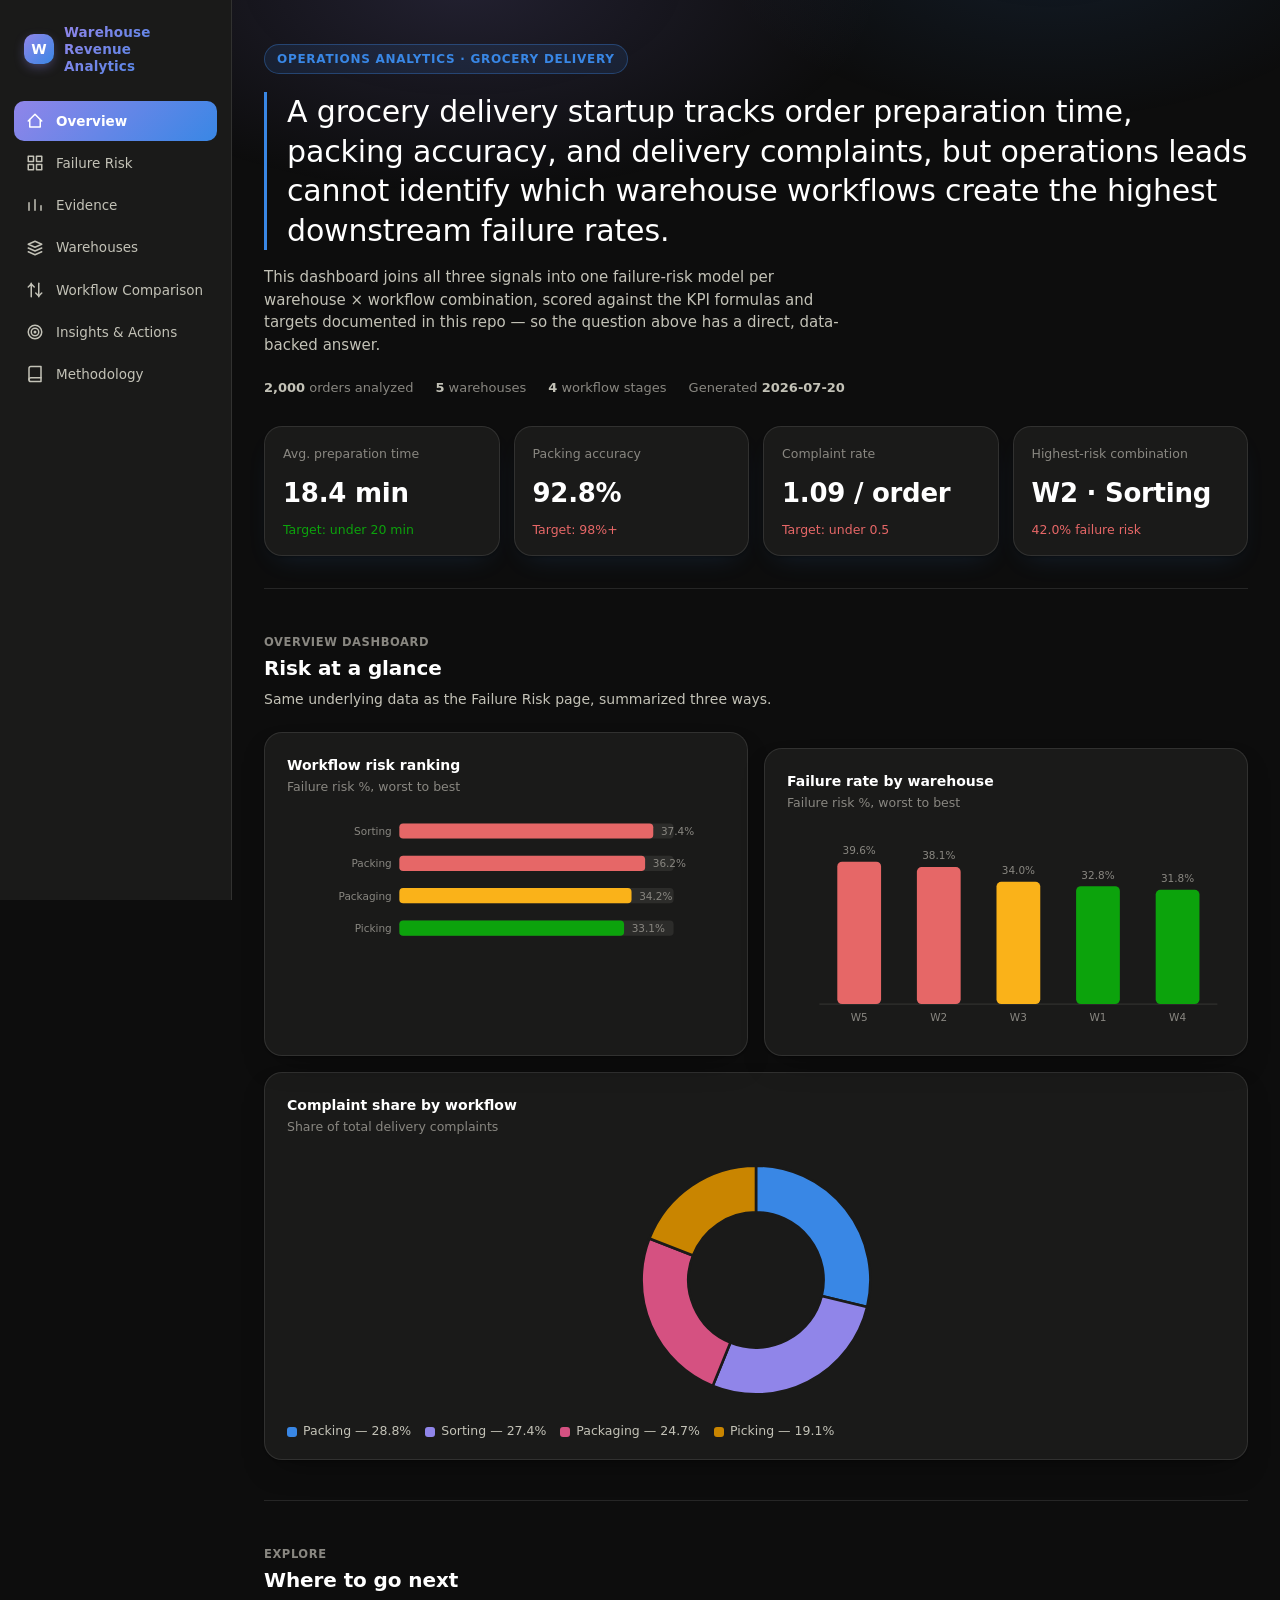
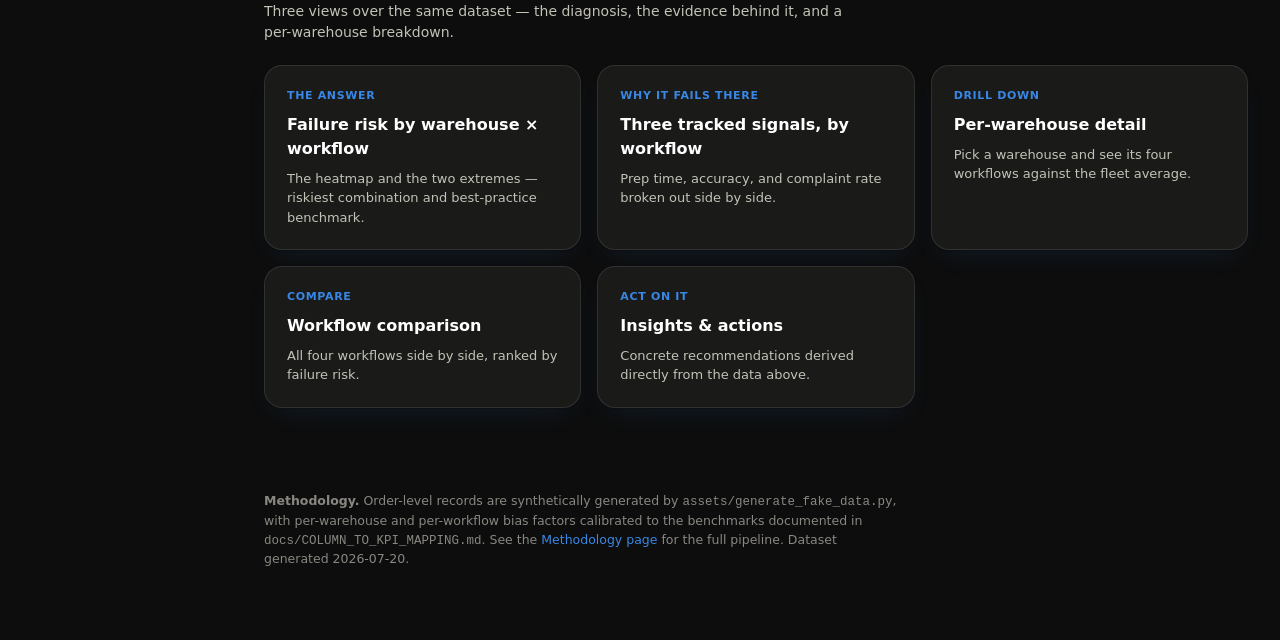
<file: frontend/index.html>
<!doctype html>
<html lang="en">
<head>
<meta charset="utf-8" />
<meta name="viewport" content="width=device-width, initial-scale=1" />
<title>Warehouse Revenue Analytics Platform</title>
<link rel="stylesheet" href="styles.css" />
</head>
<body>

<div id="tooltip"></div>

<div class="app-shell">
<aside class="sidebar">
  <div class="brand">
    <span class="brand-mark">W</span>
    <span class="brand-name">Warehouse Revenue Analytics</span>
  </div>
  <nav class="sidebar-nav">
      <a href="index.html"><svg viewBox="0 0 24 24" fill="none" stroke="currentColor" stroke-width="2" stroke-linecap="round" stroke-linejoin="round"><path d="M3 12l9-9 9 9"/><path d="M5 10v10h14V10"/></svg><span class="side-label">Overview</span></a>
      <a href="failure-risk.html"><svg viewBox="0 0 24 24" fill="none" stroke="currentColor" stroke-width="2" stroke-linecap="round" stroke-linejoin="round"><rect x="3" y="3" width="7" height="7"/><rect x="14" y="3" width="7" height="7"/><rect x="3" y="14" width="7" height="7"/><rect x="14" y="14" width="7" height="7"/></svg><span class="side-label">Failure Risk</span></a>
      <a href="evidence.html"><svg viewBox="0 0 24 24" fill="none" stroke="currentColor" stroke-width="2" stroke-linecap="round" stroke-linejoin="round"><path d="M4 19V9"/><path d="M12 19V5"/><path d="M20 19v-6"/></svg><span class="side-label">Evidence</span></a>
      <a href="warehouse.html"><svg viewBox="0 0 24 24" fill="none" stroke="currentColor" stroke-width="2" stroke-linecap="round" stroke-linejoin="round"><path d="M3 7l9-4 9 4-9 4-9-4z"/><path d="M3 12l9 4 9-4"/><path d="M3 17l9 4 9-4"/></svg><span class="side-label">Warehouses</span></a>
      <a href="workflow-comparison.html"><svg viewBox="0 0 24 24" fill="none" stroke="currentColor" stroke-width="2" stroke-linecap="round" stroke-linejoin="round"><path d="M7 3v18"/><path d="M17 3v18"/><path d="M3 8l4-4 4 4"/><path d="M21 16l-4 4-4-4"/></svg><span class="side-label">Workflow Comparison</span></a>
      <a href="insights-actions.html"><svg viewBox="0 0 24 24" fill="none" stroke="currentColor" stroke-width="2" stroke-linecap="round" stroke-linejoin="round"><circle cx="12" cy="12" r="9"/><circle cx="12" cy="12" r="5"/><circle cx="12" cy="12" r="1"/></svg><span class="side-label">Insights &amp; Actions</span></a>
      <a href="methodology.html"><svg viewBox="0 0 24 24" fill="none" stroke="currentColor" stroke-width="2" stroke-linecap="round" stroke-linejoin="round"><path d="M4 19.5A2.5 2.5 0 0 1 6.5 17H20"/><path d="M6.5 2H20v20H6.5A2.5 2.5 0 0 1 4 19.5v-15A2.5 2.5 0 0 1 6.5 2z"/></svg><span class="side-label">Methodology</span></a>
  </nav>
</aside>
<div class="page-main">
<main class="container">

  <section class="hero" style="border-top: none; padding-top: 44px;">
    <span class="eyebrow">Operations Analytics · Grocery Delivery</span>
    <blockquote class="problem-quote">
      A grocery delivery startup tracks order preparation time, packing accuracy, and
      delivery complaints, but operations leads cannot identify which warehouse
      workflows create the highest downstream failure rates.
    </blockquote>
    <p class="hero-sub">
      This dashboard joins all three signals into one failure-risk model per
      warehouse × workflow combination, scored against the KPI formulas and
      targets documented in this repo — so the question above has a direct,
      data-backed answer.
    </p>
    <div class="hero-meta" id="hero-meta"></div>
    <div class="kpi-grid" id="kpi-grid"></div>
  </section>

  <section>
    <div class="section-head">
      <div>
        <span class="section-tag">Overview dashboard</span>
        <h2>Risk at a glance</h2>
        <p>Same underlying data as the Failure Risk page, summarized three ways.</p>
      </div>
    </div>
    <div class="dashboard-grid">
      <div class="chart-card">
        <p class="chart-title">Workflow risk ranking</p>
        <p class="chart-subtitle">Failure risk %, worst to best</p>
        <div id="chart-risk-ranking"></div>
      </div>
      <div class="chart-card">
        <p class="chart-title">Failure rate by warehouse</p>
        <p class="chart-subtitle">Failure risk %, worst to best</p>
        <div id="chart-warehouse-risk"></div>
      </div>
    </div>
    <div class="chart-card" style="margin-top: 16px;">
      <p class="chart-title">Complaint share by workflow</p>
      <p class="chart-subtitle">Share of total delivery complaints</p>
      <div id="chart-complaint-share" style="max-width: 260px; margin: 0 auto;"></div>
      <div class="legend" id="legend-complaint-share"></div>
    </div>
  </section>

  <section>
    <div class="section-head">
      <div>
        <span class="section-tag">Explore</span>
        <h2>Where to go next</h2>
        <p>Three views over the same dataset — the diagnosis, the evidence behind it, and a per-warehouse breakdown.</p>
      </div>
    </div>
    <div class="quicklink-grid">
      <a class="quicklink-card" href="failure-risk.html">
        <div class="ql-tag">The Answer</div>
        <h3>Failure risk by warehouse × workflow</h3>
        <p>The heatmap and the two extremes — riskiest combination and best-practice benchmark.</p>
      </a>
      <a class="quicklink-card" href="evidence.html">
        <div class="ql-tag">Why it fails there</div>
        <h3>Three tracked signals, by workflow</h3>
        <p>Prep time, accuracy, and complaint rate broken out side by side.</p>
      </a>
      <a class="quicklink-card" href="warehouse.html">
        <div class="ql-tag">Drill down</div>
        <h3>Per-warehouse detail</h3>
        <p>Pick a warehouse and see its four workflows against the fleet average.</p>
      </a>
      <a class="quicklink-card" href="workflow-comparison.html">
        <div class="ql-tag">Compare</div>
        <h3>Workflow comparison</h3>
        <p>All four workflows side by side, ranked by failure risk.</p>
      </a>
      <a class="quicklink-card" href="insights-actions.html">
        <div class="ql-tag">Act on it</div>
        <h3>Insights &amp; actions</h3>
        <p>Concrete recommendations derived directly from the data above.</p>
      </a>
    </div>
  </section>

  <footer>
    <p>
      <strong>Methodology.</strong> Order-level records are synthetically generated by
      <code>assets/generate_fake_data.py</code>, with per-warehouse and per-workflow
      bias factors calibrated to the benchmarks documented in
      <code>docs/COLUMN_TO_KPI_MAPPING.md</code>. See the
      <a href="methodology.html">Methodology page</a> for the full pipeline.
      Dataset generated <span id="footer-date"></span>.
    </p>
  </footer>

</main>
</div>
</div>

<script src="data.js"></script>
<script src="app.js"></script>
</body>
</html>
</file>
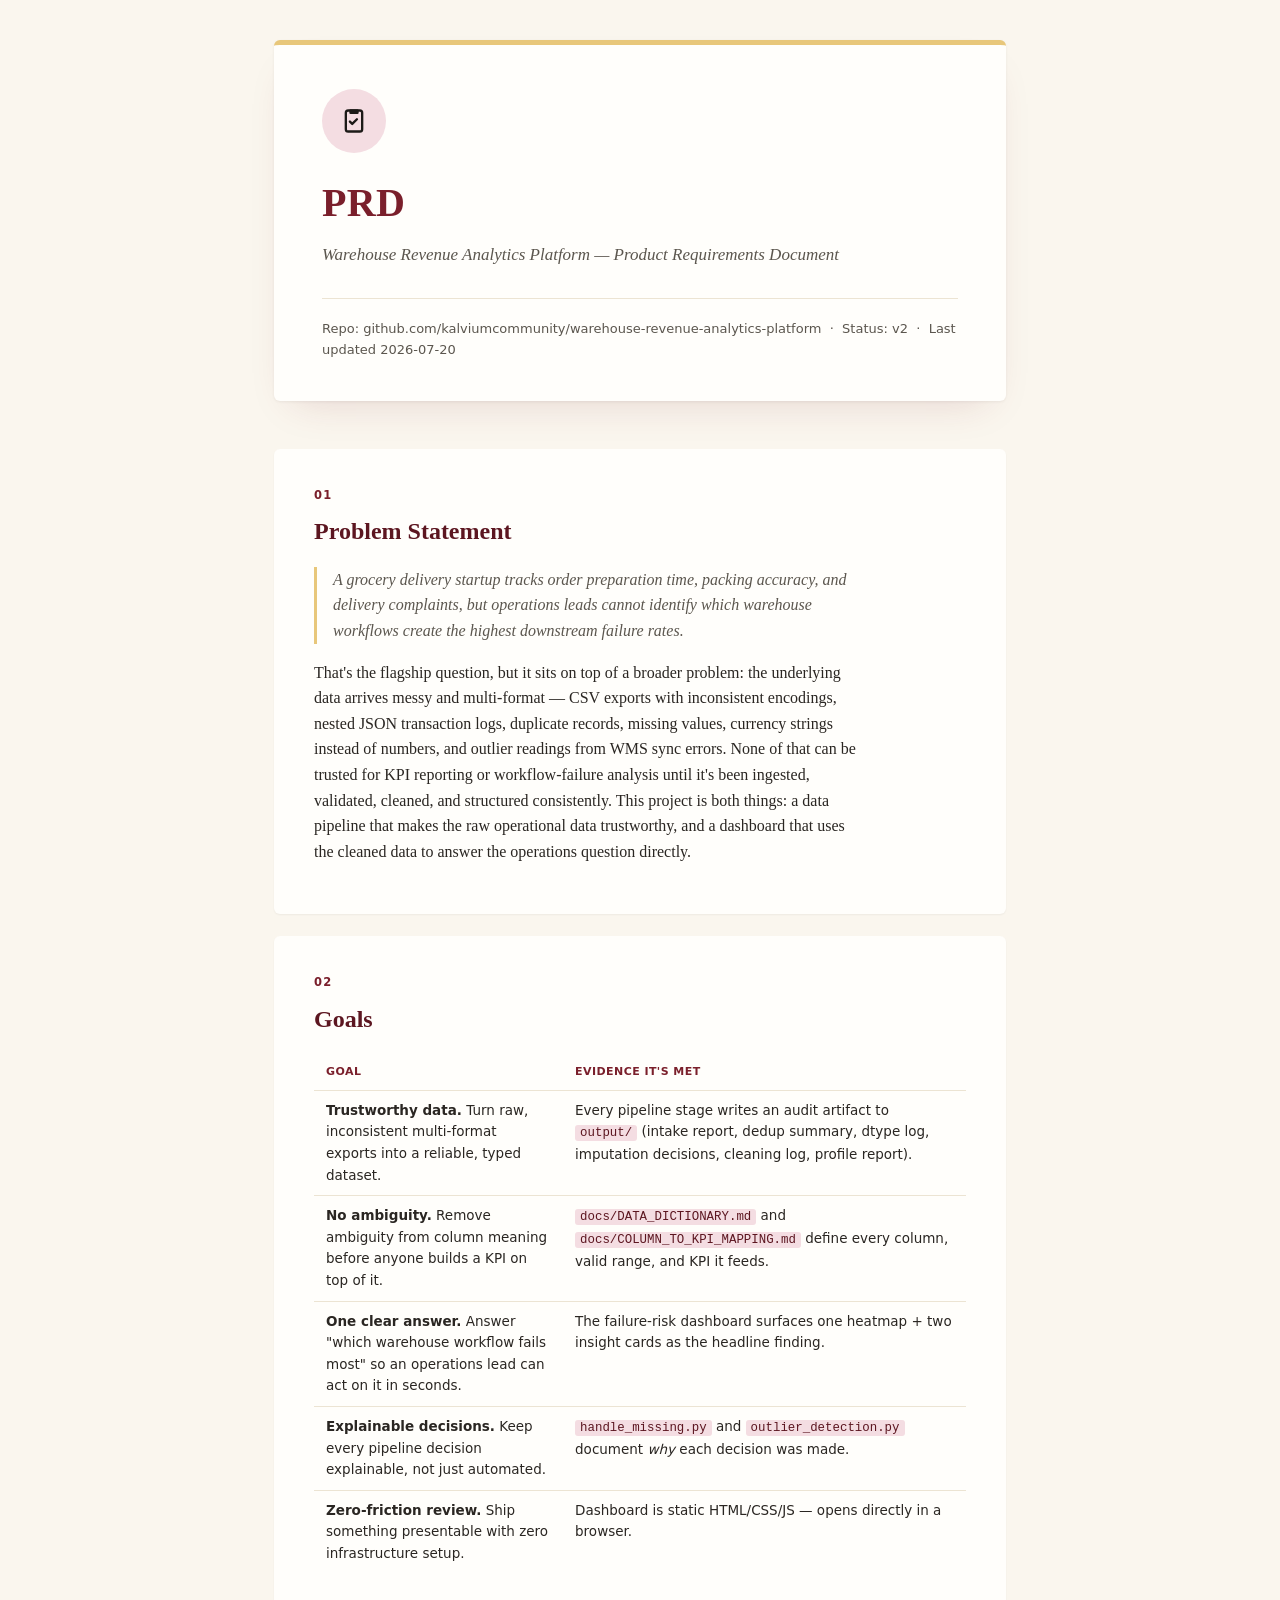
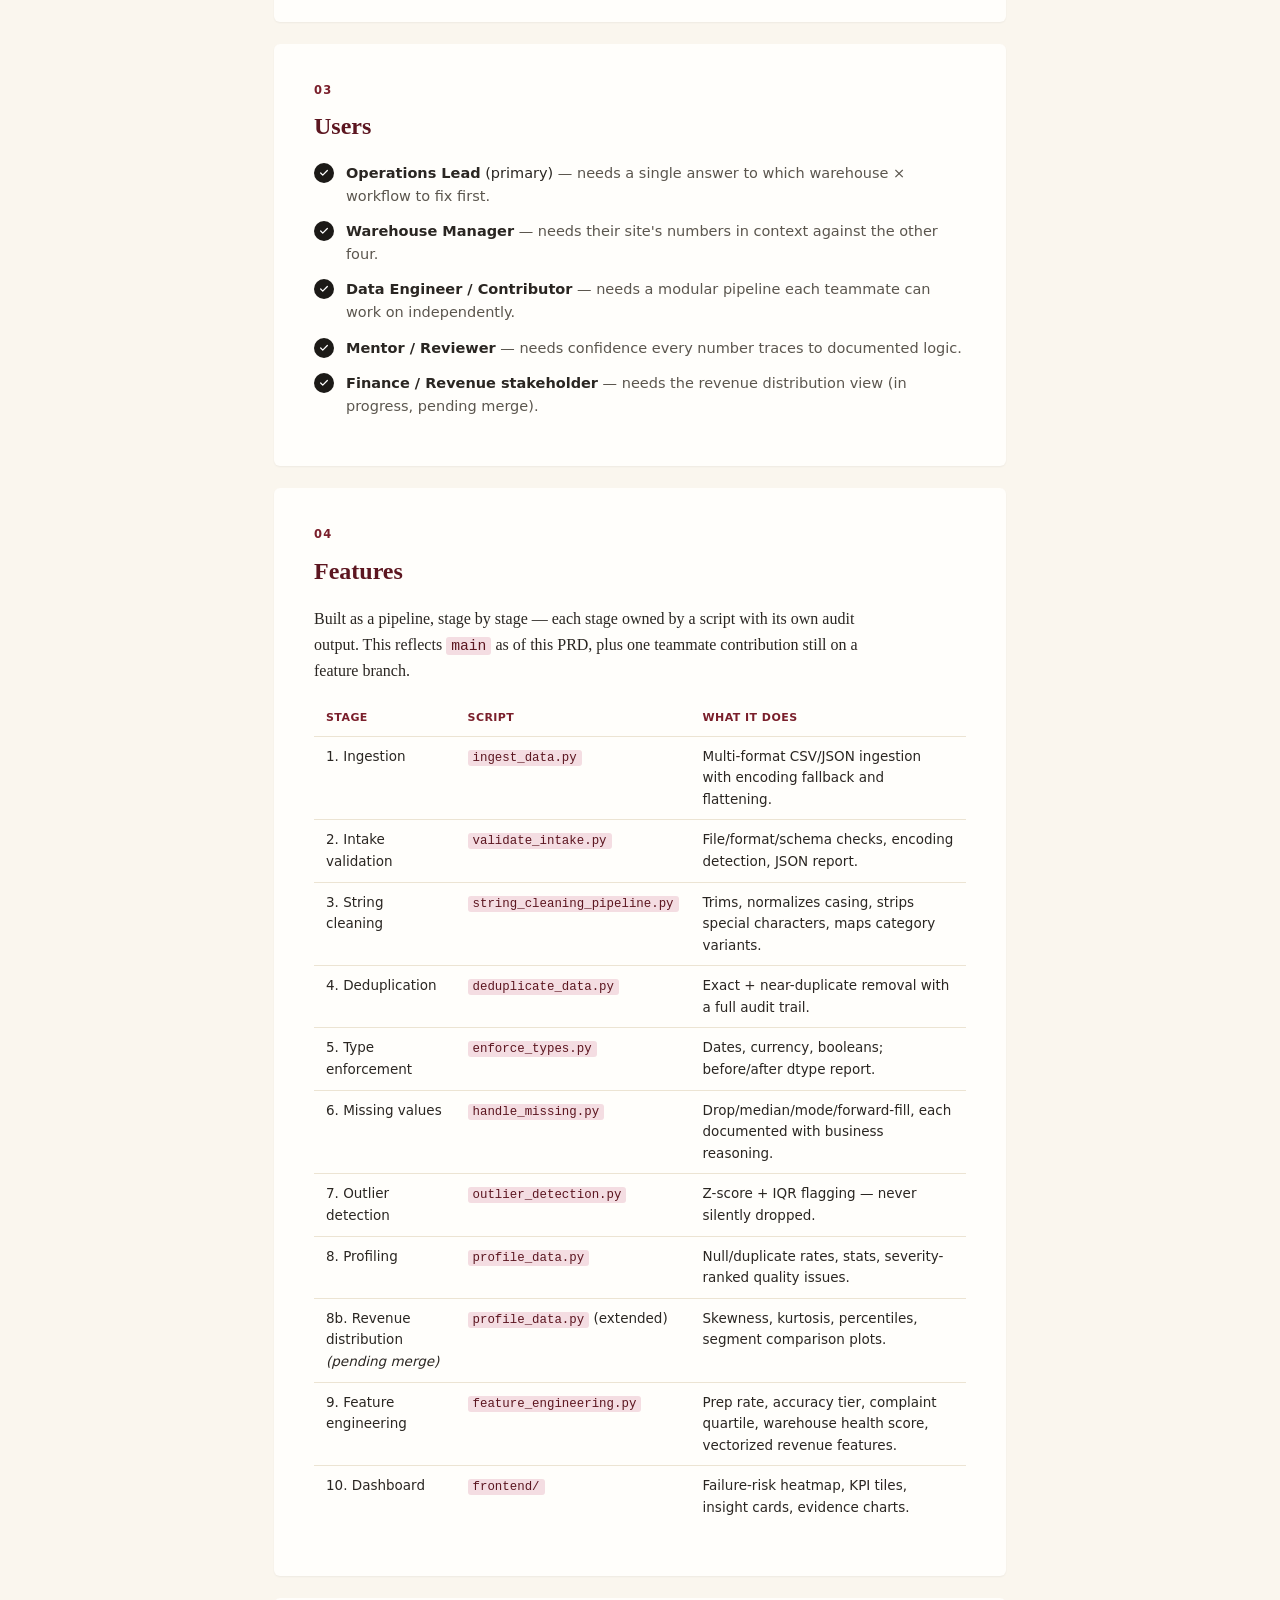
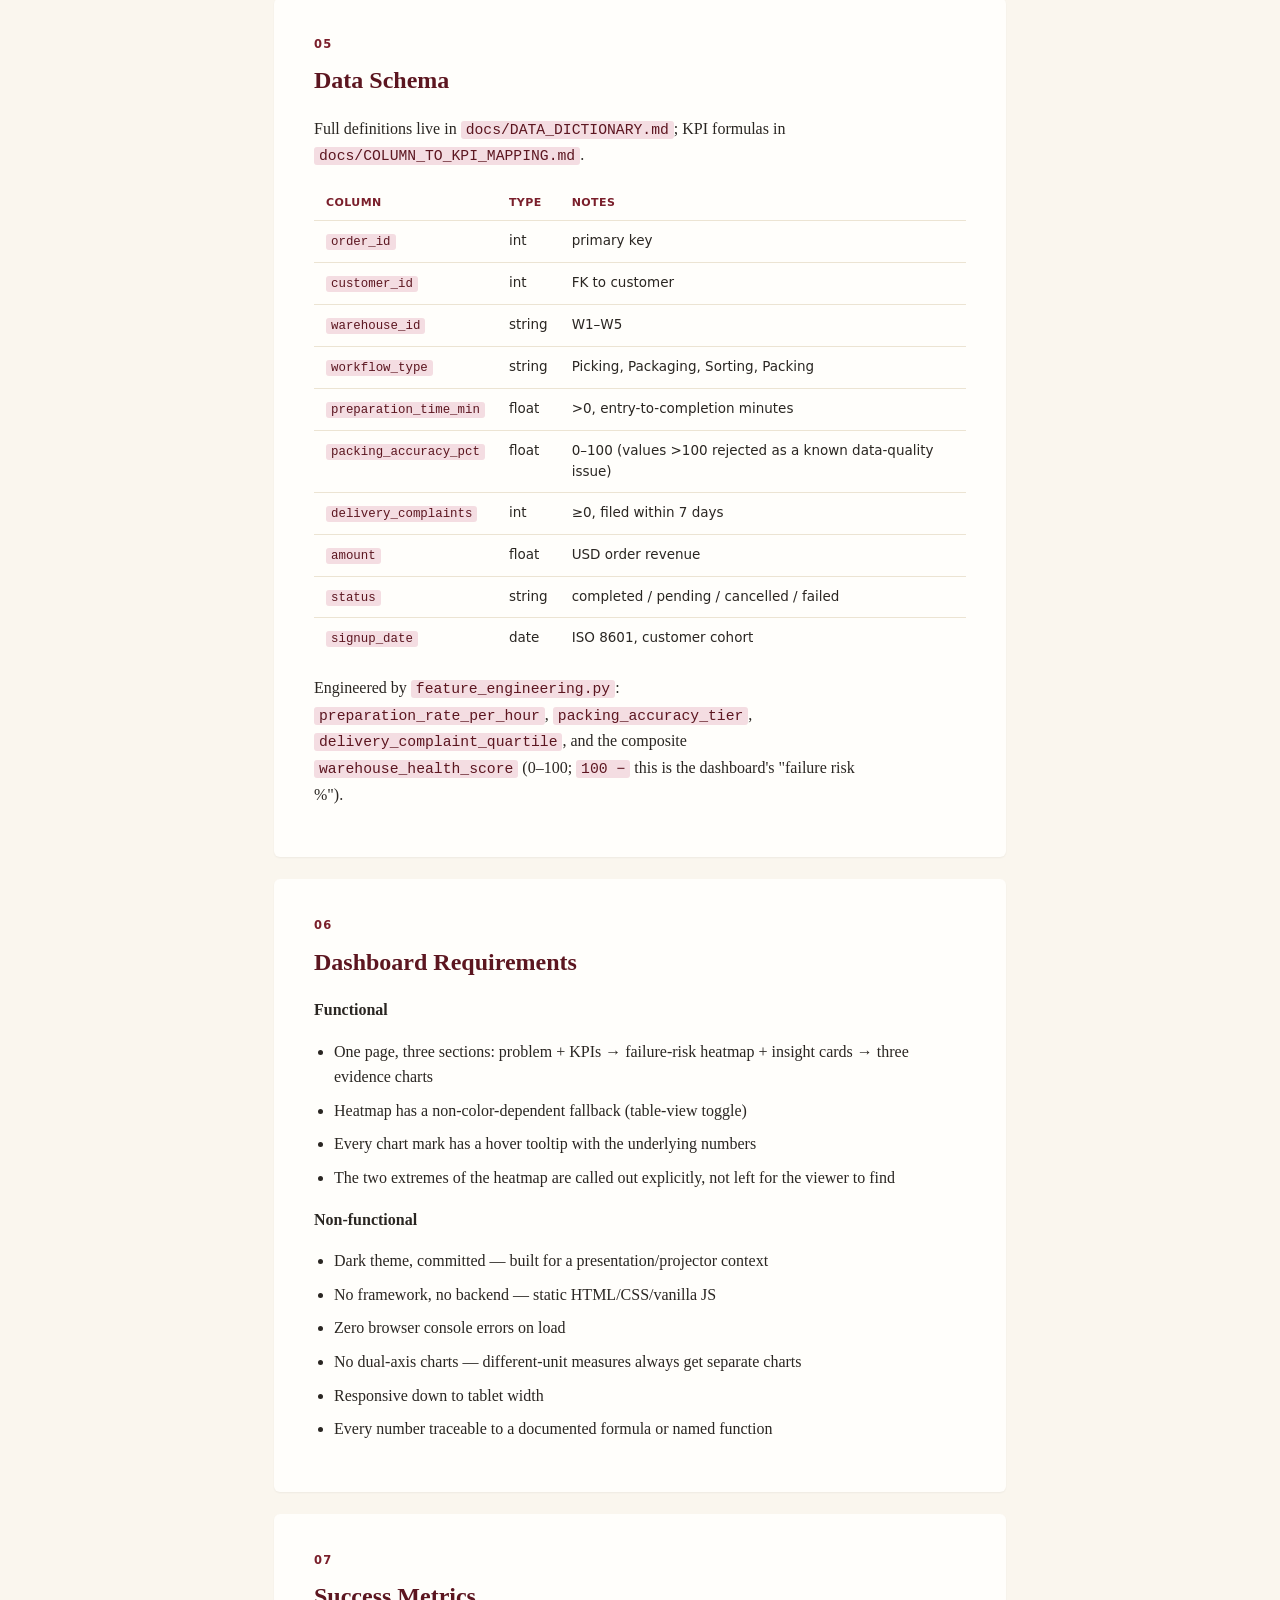
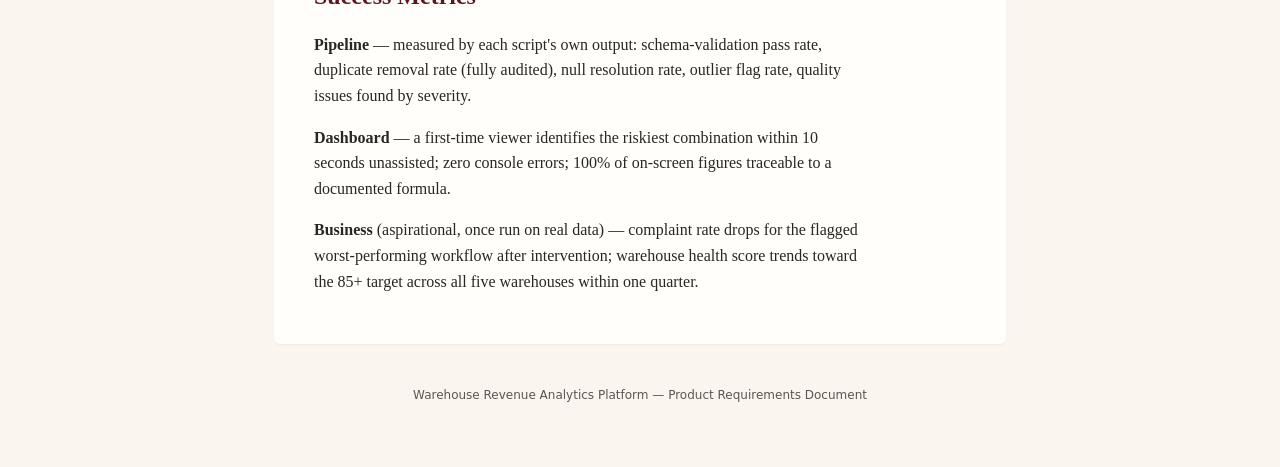
<file: PRD.html>
<!doctype html>
<html lang="en">
<head>
<meta charset="utf-8" />
<meta name="viewport" content="width=device-width, initial-scale=1" />
<title>PRD — Warehouse Revenue Analytics Platform</title>
<style>
  :root {
    --paper: #fffefb;
    --page: #faf6ee;
    --gold: #e8c77a;
    --maroon: #7a1f2b;
    --maroon-deep: #5c1620;
    --rose: #f4dde2;
    --ink: #2a2622;
    --ink-soft: #5b564e;
    --line: #ece4d3;
    --check-bg: #1c1a17;
  }
  * { box-sizing: border-box; }
  html, body { margin: 0; padding: 0; }
  body {
    background: var(--page);
    color: var(--ink);
    font-family: Georgia, "Times New Roman", serif;
    line-height: 1.6;
  }
  .wrap {
    max-width: 780px;
    margin: 0 auto;
    padding: 40px 24px 80px;
  }
  .sans {
    font-family: system-ui, -apple-system, "Segoe UI", sans-serif;
  }

  /* ---- cover card ---- */
  .cover {
    background: var(--paper);
    border-top: 5px solid var(--gold);
    border-radius: 6px;
    box-shadow: 0 1px 3px rgba(0,0,0,0.06), 0 18px 40px -20px rgba(122,31,43,0.18);
    padding: 44px 48px 40px;
    margin-bottom: 48px;
  }
  .badge {
    width: 64px;
    height: 64px;
    border-radius: 50%;
    background: var(--rose);
    display: grid;
    place-items: center;
    margin-bottom: 18px;
  }
  .badge svg { width: 28px; height: 28px; }
  .cover h1 {
    font-size: 40px;
    font-weight: 700;
    color: var(--maroon);
    margin: 0 0 6px;
    letter-spacing: 0.01em;
  }
  .cover .subtitle {
    font-style: italic;
    color: var(--ink-soft);
    font-size: 17px;
    margin: 0 0 30px;
  }
  .toc {
    list-style: none;
    margin: 0;
    padding: 0;
    display: flex;
    flex-direction: column;
    gap: 16px;
  }
  .toc li {
    display: flex;
    align-items: center;
    gap: 16px;
  }
  .toc a {
    color: var(--ink);
    text-decoration: none;
    font-size: 17px;
    font-weight: 500;
  }
  .toc a:hover { color: var(--maroon); }
  .check {
    flex: 0 0 auto;
    width: 26px;
    height: 26px;
    border-radius: 50%;
    background: var(--check-bg);
    display: grid;
    place-items: center;
  }
  .check svg { width: 13px; height: 13px; }
  .cover-meta {
    margin-top: 30px;
    padding-top: 20px;
    border-top: 1px solid var(--line);
    font-size: 13px;
    color: var(--ink-soft);
  }

  /* ---- content sections ---- */
  section {
    background: var(--paper);
    border-radius: 6px;
    box-shadow: 0 1px 2px rgba(0,0,0,0.05);
    padding: 32px 40px 34px;
    margin-bottom: 22px;
    scroll-margin-top: 20px;
  }
  section .eyebrow {
    font-family: system-ui, sans-serif;
    font-size: 11.5px;
    font-weight: 700;
    letter-spacing: 0.1em;
    text-transform: uppercase;
    color: var(--maroon);
  }
  section h2 {
    font-size: 24px;
    color: var(--maroon-deep);
    margin: 6px 0 16px;
  }
  section p {
    color: var(--ink);
    max-width: 68ch;
  }
  section p.quote {
    font-style: italic;
    border-left: 3px solid var(--gold);
    padding-left: 16px;
    color: var(--ink-soft);
  }
  ul.plain, ol.plain {
    padding-left: 20px;
  }
  ul.plain li, ol.plain li {
    margin-bottom: 8px;
  }
  ul.checklist {
    list-style: none;
    padding: 0;
    margin: 14px 0;
  }
  ul.checklist li {
    display: flex;
    align-items: flex-start;
    gap: 12px;
    margin-bottom: 12px;
    font-family: system-ui, sans-serif;
    font-size: 14.5px;
  }
  ul.checklist .check { width: 20px; height: 20px; margin-top: 1px; }
  ul.checklist .check svg { width: 10px; height: 10px; }
  ul.checklist b { color: var(--ink); }
  ul.checklist span.note { color: var(--ink-soft); }

  table {
    width: 100%;
    border-collapse: collapse;
    font-family: system-ui, sans-serif;
    font-size: 13.5px;
    margin: 14px 0;
  }
  th, td {
    text-align: left;
    padding: 9px 12px;
    border-bottom: 1px solid var(--line);
    vertical-align: top;
  }
  th {
    color: var(--maroon);
    font-size: 11px;
    text-transform: uppercase;
    letter-spacing: 0.04em;
    font-weight: 700;
  }
  tr:last-child td { border-bottom: none; }
  code {
    font-family: ui-monospace, Consolas, monospace;
    background: var(--rose);
    color: var(--maroon-deep);
    padding: 1px 5px;
    border-radius: 3px;
    font-size: 0.92em;
  }

  footer {
    text-align: center;
    font-family: system-ui, sans-serif;
    font-size: 12px;
    color: var(--ink-soft);
    padding: 20px 0 0;
  }

  @media (max-width: 560px) {
    .cover { padding: 30px 24px; }
    section { padding: 24px 22px; }
  }
</style>
</head>
<body>
<div class="wrap">

  <div class="cover">
    <div class="badge">
      <svg viewBox="0 0 24 24" fill="none" stroke="#1c1a17" stroke-width="2" stroke-linecap="round" stroke-linejoin="round">
        <rect x="5" y="3" width="14" height="18" rx="2"></rect>
        <path d="M9 3h6v2H9z"></path>
        <path d="M8.5 12.5l2 2 4-4"></path>
      </svg>
    </div>
    <h1>PRD</h1>
    <p class="subtitle">Warehouse Revenue Analytics Platform — Product Requirements Document</p>

    <div class="cover-meta sans">
      Repo: github.com/kalviumcommunity/warehouse-revenue-analytics-platform &nbsp;·&nbsp; Status: v2 &nbsp;·&nbsp; Last updated 2026-07-20
    </div>
  </div>

  <section id="problem">
    <span class="eyebrow">01</span>
    <h2>Problem Statement</h2>
    <p class="quote">A grocery delivery startup tracks order preparation time, packing accuracy, and delivery complaints, but operations leads cannot identify which warehouse workflows create the highest downstream failure rates.</p>
    <p>That's the flagship question, but it sits on top of a broader problem: the underlying data arrives messy and multi-format — CSV exports with inconsistent encodings, nested JSON transaction logs, duplicate records, missing values, currency strings instead of numbers, and outlier readings from WMS sync errors. None of that can be trusted for KPI reporting or workflow-failure analysis until it's been ingested, validated, cleaned, and structured consistently. This project is both things: a data pipeline that makes the raw operational data trustworthy, and a dashboard that uses the cleaned data to answer the operations question directly.</p>
  </section>

  <section id="goals">
    <span class="eyebrow">02</span>
    <h2>Goals</h2>
    <table>
      <tr><th>Goal</th><th>Evidence it's met</th></tr>
      <tr><td><b>Trustworthy data.</b> Turn raw, inconsistent multi-format exports into a reliable, typed dataset.</td><td>Every pipeline stage writes an audit artifact to <code>output/</code> (intake report, dedup summary, dtype log, imputation decisions, cleaning log, profile report).</td></tr>
      <tr><td><b>No ambiguity.</b> Remove ambiguity from column meaning before anyone builds a KPI on top of it.</td><td><code>docs/DATA_DICTIONARY.md</code> and <code>docs/COLUMN_TO_KPI_MAPPING.md</code> define every column, valid range, and KPI it feeds.</td></tr>
      <tr><td><b>One clear answer.</b> Answer "which warehouse workflow fails most" so an operations lead can act on it in seconds.</td><td>The failure-risk dashboard surfaces one heatmap + two insight cards as the headline finding.</td></tr>
      <tr><td><b>Explainable decisions.</b> Keep every pipeline decision explainable, not just automated.</td><td><code>handle_missing.py</code> and <code>outlier_detection.py</code> document <em>why</em> each decision was made.</td></tr>
      <tr><td><b>Zero-friction review.</b> Ship something presentable with zero infrastructure setup.</td><td>Dashboard is static HTML/CSS/JS — opens directly in a browser.</td></tr>
    </table>
  </section>

  <section id="users">
    <span class="eyebrow">03</span>
    <h2>Users</h2>
    <ul class="checklist">
      <li><span class="check"><svg viewBox="0 0 24 24" fill="none" stroke="#fff" stroke-width="3" stroke-linecap="round" stroke-linejoin="round"><path d="M4 12l5 5L20 6"></path></svg></span><span><b>Operations Lead</b> (primary) <span class="note">— needs a single answer to which warehouse × workflow to fix first.</span></span></li>
      <li><span class="check"><svg viewBox="0 0 24 24" fill="none" stroke="#fff" stroke-width="3" stroke-linecap="round" stroke-linejoin="round"><path d="M4 12l5 5L20 6"></path></svg></span><span><b>Warehouse Manager</b> <span class="note">— needs their site's numbers in context against the other four.</span></span></li>
      <li><span class="check"><svg viewBox="0 0 24 24" fill="none" stroke="#fff" stroke-width="3" stroke-linecap="round" stroke-linejoin="round"><path d="M4 12l5 5L20 6"></path></svg></span><span><b>Data Engineer / Contributor</b> <span class="note">— needs a modular pipeline each teammate can work on independently.</span></span></li>
      <li><span class="check"><svg viewBox="0 0 24 24" fill="none" stroke="#fff" stroke-width="3" stroke-linecap="round" stroke-linejoin="round"><path d="M4 12l5 5L20 6"></path></svg></span><span><b>Mentor / Reviewer</b> <span class="note">— needs confidence every number traces to documented logic.</span></span></li>
      <li><span class="check"><svg viewBox="0 0 24 24" fill="none" stroke="#fff" stroke-width="3" stroke-linecap="round" stroke-linejoin="round"><path d="M4 12l5 5L20 6"></path></svg></span><span><b>Finance / Revenue stakeholder</b> <span class="note">— needs the revenue distribution view (in progress, pending merge).</span></span></li>
    </ul>
  </section>

  <section id="features">
    <span class="eyebrow">04</span>
    <h2>Features</h2>
    <p>Built as a pipeline, stage by stage — each stage owned by a script with its own audit output. This reflects <code>main</code> as of this PRD, plus one teammate contribution still on a feature branch.</p>
    <table>
      <tr><th>Stage</th><th>Script</th><th>What it does</th></tr>
      <tr><td>1. Ingestion</td><td><code>ingest_data.py</code></td><td>Multi-format CSV/JSON ingestion with encoding fallback and flattening.</td></tr>
      <tr><td>2. Intake validation</td><td><code>validate_intake.py</code></td><td>File/format/schema checks, encoding detection, JSON report.</td></tr>
      <tr><td>3. String cleaning</td><td><code>string_cleaning_pipeline.py</code></td><td>Trims, normalizes casing, strips special characters, maps category variants.</td></tr>
      <tr><td>4. Deduplication</td><td><code>deduplicate_data.py</code></td><td>Exact + near-duplicate removal with a full audit trail.</td></tr>
      <tr><td>5. Type enforcement</td><td><code>enforce_types.py</code></td><td>Dates, currency, booleans; before/after dtype report.</td></tr>
      <tr><td>6. Missing values</td><td><code>handle_missing.py</code></td><td>Drop/median/mode/forward-fill, each documented with business reasoning.</td></tr>
      <tr><td>7. Outlier detection</td><td><code>outlier_detection.py</code></td><td>Z-score + IQR flagging — never silently dropped.</td></tr>
      <tr><td>8. Profiling</td><td><code>profile_data.py</code></td><td>Null/duplicate rates, stats, severity-ranked quality issues.</td></tr>
      <tr><td>8b. Revenue distribution <em>(pending merge)</em></td><td><code>profile_data.py</code> (extended)</td><td>Skewness, kurtosis, percentiles, segment comparison plots.</td></tr>
      <tr><td>9. Feature engineering</td><td><code>feature_engineering.py</code></td><td>Prep rate, accuracy tier, complaint quartile, warehouse health score, vectorized revenue features.</td></tr>
      <tr><td>10. Dashboard</td><td><code>frontend/</code></td><td>Failure-risk heatmap, KPI tiles, insight cards, evidence charts.</td></tr>
    </table>
  </section>

  <section id="schema">
    <span class="eyebrow">05</span>
    <h2>Data Schema</h2>
    <p>Full definitions live in <code>docs/DATA_DICTIONARY.md</code>; KPI formulas in <code>docs/COLUMN_TO_KPI_MAPPING.md</code>.</p>
    <table>
      <tr><th>Column</th><th>Type</th><th>Notes</th></tr>
      <tr><td><code>order_id</code></td><td>int</td><td>primary key</td></tr>
      <tr><td><code>customer_id</code></td><td>int</td><td>FK to customer</td></tr>
      <tr><td><code>warehouse_id</code></td><td>string</td><td>W1–W5</td></tr>
      <tr><td><code>workflow_type</code></td><td>string</td><td>Picking, Packaging, Sorting, Packing</td></tr>
      <tr><td><code>preparation_time_min</code></td><td>float</td><td>&gt;0, entry-to-completion minutes</td></tr>
      <tr><td><code>packing_accuracy_pct</code></td><td>float</td><td>0–100 (values &gt;100 rejected as a known data-quality issue)</td></tr>
      <tr><td><code>delivery_complaints</code></td><td>int</td><td>≥0, filed within 7 days</td></tr>
      <tr><td><code>amount</code></td><td>float</td><td>USD order revenue</td></tr>
      <tr><td><code>status</code></td><td>string</td><td>completed / pending / cancelled / failed</td></tr>
      <tr><td><code>signup_date</code></td><td>date</td><td>ISO 8601, customer cohort</td></tr>
    </table>
    <p>Engineered by <code>feature_engineering.py</code>: <code>preparation_rate_per_hour</code>, <code>packing_accuracy_tier</code>, <code>delivery_complaint_quartile</code>, and the composite <code>warehouse_health_score</code> (0–100; <code>100 −</code> this is the dashboard's "failure risk %").</p>
  </section>

  <section id="dashboard">
    <span class="eyebrow">06</span>
    <h2>Dashboard Requirements</h2>
    <p><b>Functional</b></p>
    <ul class="plain">
      <li>One page, three sections: problem + KPIs → failure-risk heatmap + insight cards → three evidence charts</li>
      <li>Heatmap has a non-color-dependent fallback (table-view toggle)</li>
      <li>Every chart mark has a hover tooltip with the underlying numbers</li>
      <li>The two extremes of the heatmap are called out explicitly, not left for the viewer to find</li>
    </ul>
    <p><b>Non-functional</b></p>
    <ul class="plain">
      <li>Dark theme, committed — built for a presentation/projector context</li>
      <li>No framework, no backend — static HTML/CSS/vanilla JS</li>
      <li>Zero browser console errors on load</li>
      <li>No dual-axis charts — different-unit measures always get separate charts</li>
      <li>Responsive down to tablet width</li>
      <li>Every number traceable to a documented formula or named function</li>
    </ul>
  </section>

  <section id="metrics">
    <span class="eyebrow">07</span>
    <h2>Success Metrics</h2>
    <p><b>Pipeline</b> — measured by each script's own output: schema-validation pass rate, duplicate removal rate (fully audited), null resolution rate, outlier flag rate, quality issues found by severity.</p>
    <p><b>Dashboard</b> — a first-time viewer identifies the riskiest combination within 10 seconds unassisted; zero console errors; 100% of on-screen figures traceable to a documented formula.</p>
    <p><b>Business</b> (aspirational, once run on real data) — complaint rate drops for the flagged worst-performing workflow after intervention; warehouse health score trends toward the 85+ target across all five warehouses within one quarter.</p>
  </section>

  <footer>Warehouse Revenue Analytics Platform — Product Requirements Document</footer>

</div>
</body>
</html>
</file>
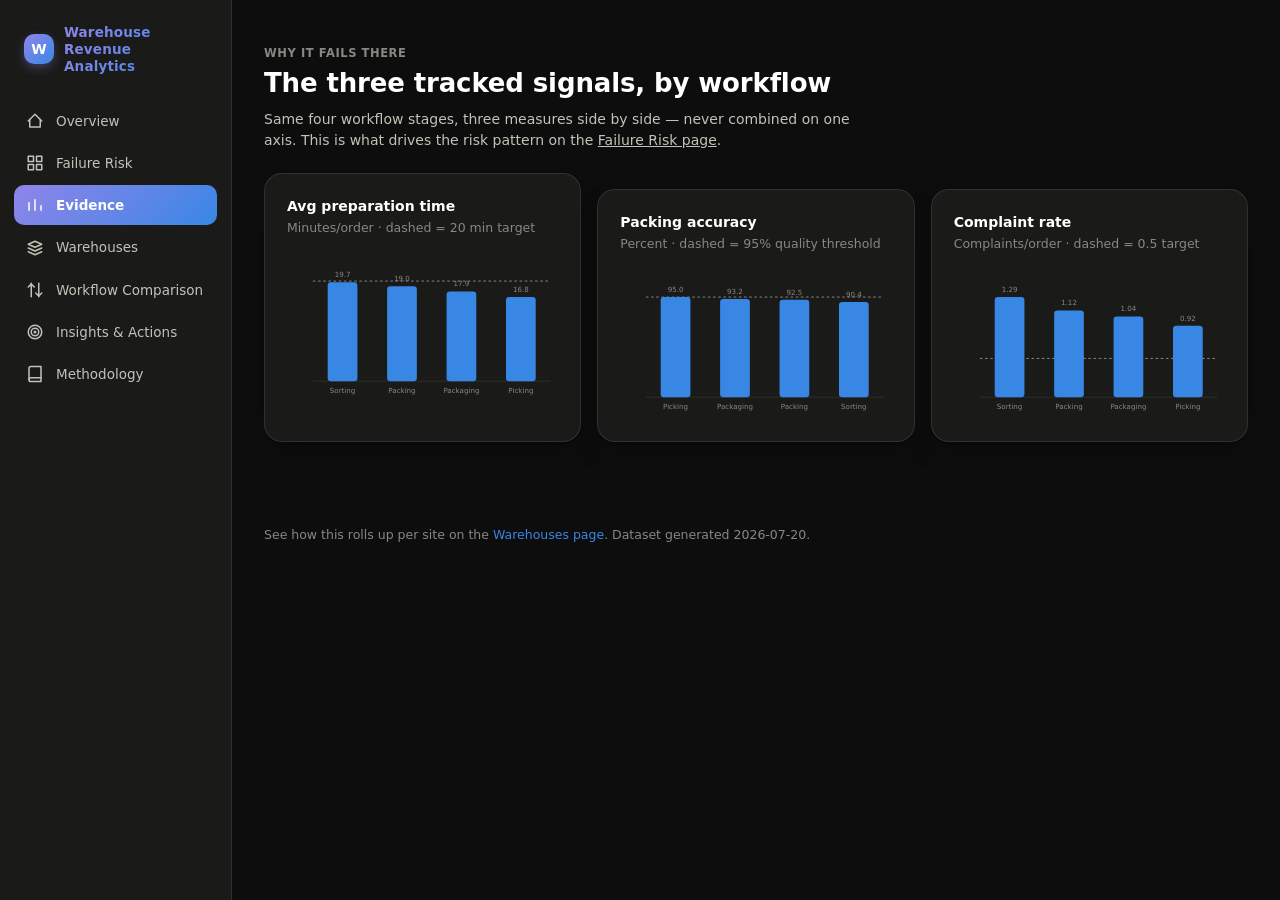
<file: frontend/evidence.html>
<!doctype html>
<html lang="en">
<head>
<meta charset="utf-8" />
<meta name="viewport" content="width=device-width, initial-scale=1" />
<title>Evidence — Warehouse Revenue Analytics</title>
<link rel="stylesheet" href="styles.css" />
</head>
<body>

<div id="tooltip"></div>

<div class="app-shell">
<aside class="sidebar">
  <div class="brand">
    <span class="brand-mark">W</span>
    <span class="brand-name">Warehouse Revenue Analytics</span>
  </div>
  <nav class="sidebar-nav">
      <a href="index.html"><svg viewBox="0 0 24 24" fill="none" stroke="currentColor" stroke-width="2" stroke-linecap="round" stroke-linejoin="round"><path d="M3 12l9-9 9 9"/><path d="M5 10v10h14V10"/></svg><span class="side-label">Overview</span></a>
      <a href="failure-risk.html"><svg viewBox="0 0 24 24" fill="none" stroke="currentColor" stroke-width="2" stroke-linecap="round" stroke-linejoin="round"><rect x="3" y="3" width="7" height="7"/><rect x="14" y="3" width="7" height="7"/><rect x="3" y="14" width="7" height="7"/><rect x="14" y="14" width="7" height="7"/></svg><span class="side-label">Failure Risk</span></a>
      <a href="evidence.html"><svg viewBox="0 0 24 24" fill="none" stroke="currentColor" stroke-width="2" stroke-linecap="round" stroke-linejoin="round"><path d="M4 19V9"/><path d="M12 19V5"/><path d="M20 19v-6"/></svg><span class="side-label">Evidence</span></a>
      <a href="warehouse.html"><svg viewBox="0 0 24 24" fill="none" stroke="currentColor" stroke-width="2" stroke-linecap="round" stroke-linejoin="round"><path d="M3 7l9-4 9 4-9 4-9-4z"/><path d="M3 12l9 4 9-4"/><path d="M3 17l9 4 9-4"/></svg><span class="side-label">Warehouses</span></a>
      <a href="workflow-comparison.html"><svg viewBox="0 0 24 24" fill="none" stroke="currentColor" stroke-width="2" stroke-linecap="round" stroke-linejoin="round"><path d="M7 3v18"/><path d="M17 3v18"/><path d="M3 8l4-4 4 4"/><path d="M21 16l-4 4-4-4"/></svg><span class="side-label">Workflow Comparison</span></a>
      <a href="insights-actions.html"><svg viewBox="0 0 24 24" fill="none" stroke="currentColor" stroke-width="2" stroke-linecap="round" stroke-linejoin="round"><circle cx="12" cy="12" r="9"/><circle cx="12" cy="12" r="5"/><circle cx="12" cy="12" r="1"/></svg><span class="side-label">Insights &amp; Actions</span></a>
      <a href="methodology.html"><svg viewBox="0 0 24 24" fill="none" stroke="currentColor" stroke-width="2" stroke-linecap="round" stroke-linejoin="round"><path d="M4 19.5A2.5 2.5 0 0 1 6.5 17H20"/><path d="M6.5 2H20v20H6.5A2.5 2.5 0 0 1 4 19.5v-15A2.5 2.5 0 0 1 6.5 2z"/></svg><span class="side-label">Methodology</span></a>
  </nav>
</aside>
<div class="page-main">
<main class="container">

  <section style="border-top: none; padding-top: 40px;">
    <div class="section-head">
      <div>
        <span class="section-tag">Why it fails there</span>
        <h2 style="font-size: 26px;">The three tracked signals, by workflow</h2>
        <p>Same four workflow stages, three measures side by side — never combined on one axis. This is what drives the risk pattern on the <a href="failure-risk.html">Failure Risk page</a>.</p>
      </div>
    </div>
    <div class="chart-row-3">
      <div class="chart-card">
        <p class="chart-title">Avg preparation time</p>
        <p class="chart-subtitle">Minutes/order · dashed = 20 min target</p>
        <div id="chart-prep-time"></div>
      </div>
      <div class="chart-card">
        <p class="chart-title">Packing accuracy</p>
        <p class="chart-subtitle">Percent · dashed = 95% quality threshold</p>
        <div id="chart-accuracy"></div>
      </div>
      <div class="chart-card">
        <p class="chart-title">Complaint rate</p>
        <p class="chart-subtitle">Complaints/order · dashed = 0.5 target</p>
        <div id="chart-complaint-rate"></div>
      </div>
    </div>
  </section>

  <footer>
    <p>
      See how this rolls up per site on the <a href="warehouse.html">Warehouses page</a>.
      Dataset generated <span id="footer-date"></span>.
    </p>
  </footer>

</main>
</div>
</div>

<script src="data.js"></script>
<script src="app.js"></script>
</body>
</html>
</file>
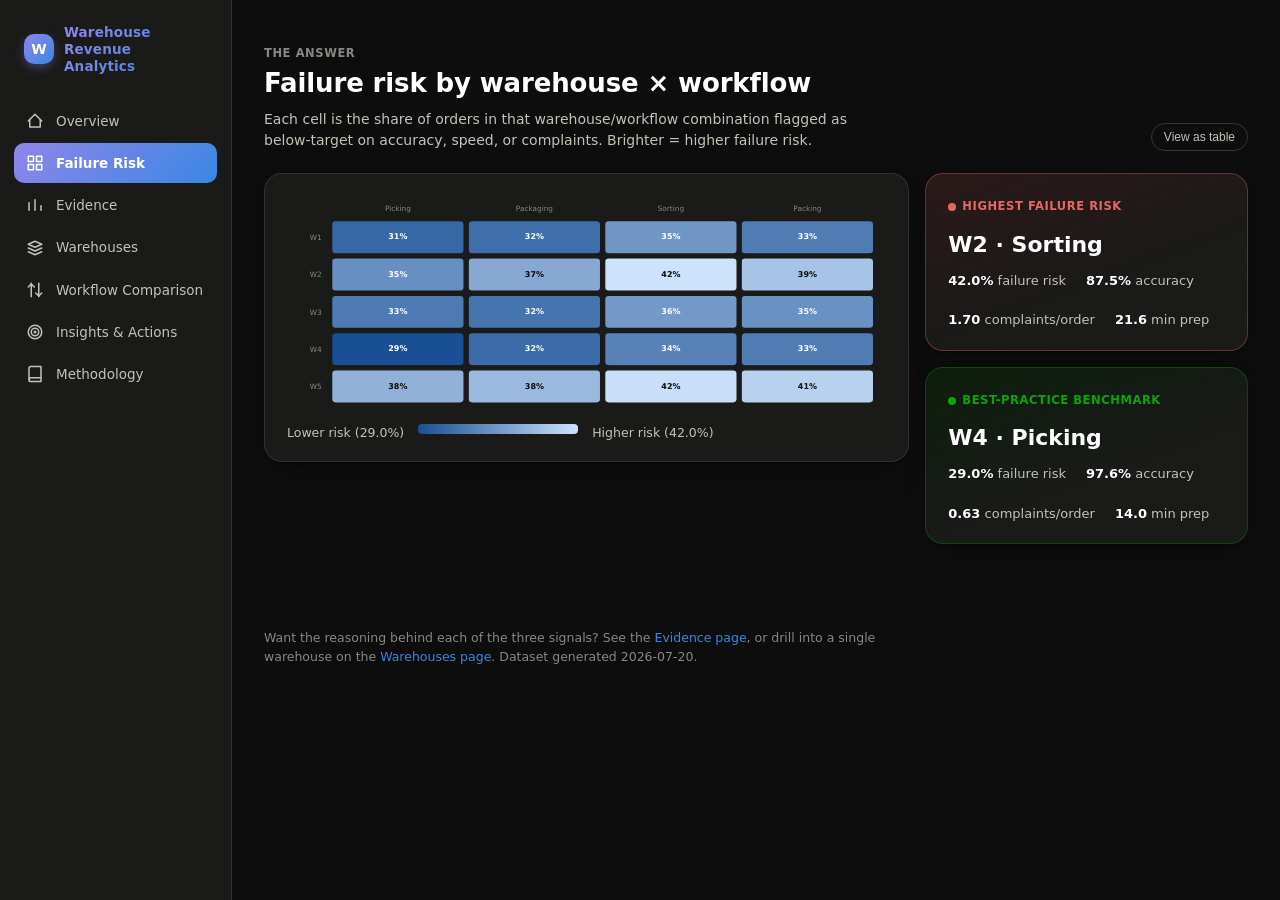
<file: frontend/failure-risk.html>
<!doctype html>
<html lang="en">
<head>
<meta charset="utf-8" />
<meta name="viewport" content="width=device-width, initial-scale=1" />
<title>Failure Risk — Warehouse Revenue Analytics</title>
<link rel="stylesheet" href="styles.css" />
</head>
<body>

<div id="tooltip"></div>

<div class="app-shell">
<aside class="sidebar">
  <div class="brand">
    <span class="brand-mark">W</span>
    <span class="brand-name">Warehouse Revenue Analytics</span>
  </div>
  <nav class="sidebar-nav">
      <a href="index.html"><svg viewBox="0 0 24 24" fill="none" stroke="currentColor" stroke-width="2" stroke-linecap="round" stroke-linejoin="round"><path d="M3 12l9-9 9 9"/><path d="M5 10v10h14V10"/></svg><span class="side-label">Overview</span></a>
      <a href="failure-risk.html"><svg viewBox="0 0 24 24" fill="none" stroke="currentColor" stroke-width="2" stroke-linecap="round" stroke-linejoin="round"><rect x="3" y="3" width="7" height="7"/><rect x="14" y="3" width="7" height="7"/><rect x="3" y="14" width="7" height="7"/><rect x="14" y="14" width="7" height="7"/></svg><span class="side-label">Failure Risk</span></a>
      <a href="evidence.html"><svg viewBox="0 0 24 24" fill="none" stroke="currentColor" stroke-width="2" stroke-linecap="round" stroke-linejoin="round"><path d="M4 19V9"/><path d="M12 19V5"/><path d="M20 19v-6"/></svg><span class="side-label">Evidence</span></a>
      <a href="warehouse.html"><svg viewBox="0 0 24 24" fill="none" stroke="currentColor" stroke-width="2" stroke-linecap="round" stroke-linejoin="round"><path d="M3 7l9-4 9 4-9 4-9-4z"/><path d="M3 12l9 4 9-4"/><path d="M3 17l9 4 9-4"/></svg><span class="side-label">Warehouses</span></a>
      <a href="workflow-comparison.html"><svg viewBox="0 0 24 24" fill="none" stroke="currentColor" stroke-width="2" stroke-linecap="round" stroke-linejoin="round"><path d="M7 3v18"/><path d="M17 3v18"/><path d="M3 8l4-4 4 4"/><path d="M21 16l-4 4-4-4"/></svg><span class="side-label">Workflow Comparison</span></a>
      <a href="insights-actions.html"><svg viewBox="0 0 24 24" fill="none" stroke="currentColor" stroke-width="2" stroke-linecap="round" stroke-linejoin="round"><circle cx="12" cy="12" r="9"/><circle cx="12" cy="12" r="5"/><circle cx="12" cy="12" r="1"/></svg><span class="side-label">Insights &amp; Actions</span></a>
      <a href="methodology.html"><svg viewBox="0 0 24 24" fill="none" stroke="currentColor" stroke-width="2" stroke-linecap="round" stroke-linejoin="round"><path d="M4 19.5A2.5 2.5 0 0 1 6.5 17H20"/><path d="M6.5 2H20v20H6.5A2.5 2.5 0 0 1 4 19.5v-15A2.5 2.5 0 0 1 6.5 2z"/></svg><span class="side-label">Methodology</span></a>
  </nav>
</aside>
<div class="page-main">
<main class="container">

  <section style="border-top: none; padding-top: 40px;">
    <div class="section-head">
      <div>
        <span class="section-tag">The answer</span>
        <h2 style="font-size: 26px;">Failure risk by warehouse × workflow</h2>
        <p>Each cell is the share of orders in that warehouse/workflow combination flagged as below-target on accuracy, speed, or complaints. Brighter = higher failure risk.</p>
      </div>
      <button class="table-toggle" id="toggle-matrix-table">View as table</button>
    </div>
    <div class="answer-layout">
      <div class="chart-card">
        <div id="chart-matrix"></div>
        <div class="legend" id="legend-matrix"></div>
        <table class="data-table hidden" id="table-matrix">
          <thead>
            <tr><th>Warehouse</th><th>Workflow</th><th>Orders</th><th>Avg prep (min)</th><th>Accuracy %</th><th>Complaints/order</th><th>Failure risk %</th></tr>
          </thead>
          <tbody></tbody>
        </table>
      </div>
      <div class="insight-col" id="insight-grid"></div>
    </div>
  </section>

  <footer>
    <p>
      Want the reasoning behind each of the three signals? See the
      <a href="evidence.html">Evidence page</a>, or drill into a single
      warehouse on the <a href="warehouse.html">Warehouses page</a>.
      Dataset generated <span id="footer-date"></span>.
    </p>
  </footer>

</main>
</div>
</div>

<script src="data.js"></script>
<script src="app.js"></script>
</body>
</html>
</file>
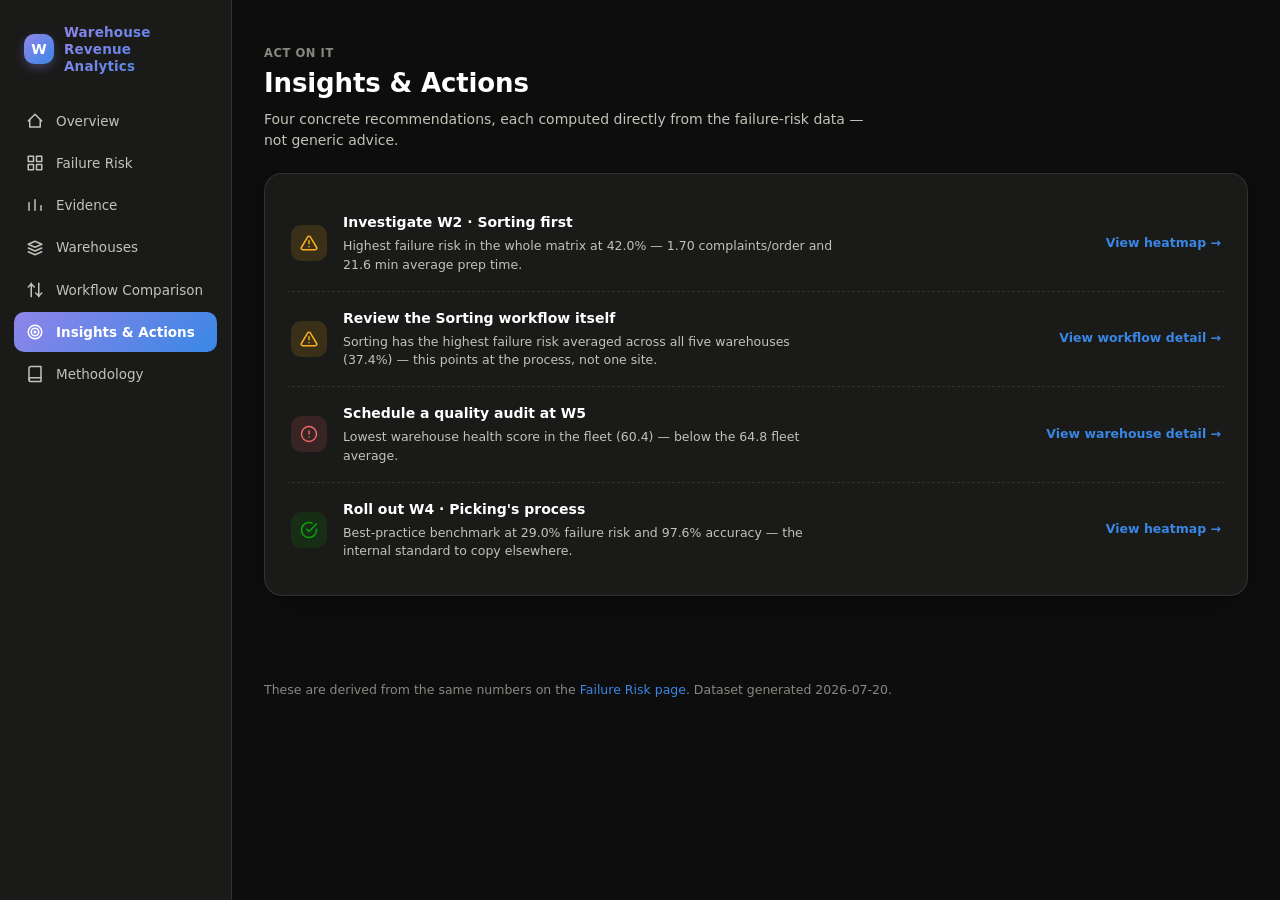
<file: frontend/insights-actions.html>
<!doctype html>
<html lang="en">
<head>
<meta charset="utf-8" />
<meta name="viewport" content="width=device-width, initial-scale=1" />
<title>Insights & Actions — Warehouse Revenue Analytics</title>
<link rel="stylesheet" href="styles.css" />
</head>
<body>

<div id="tooltip"></div>

<div class="app-shell">
<aside class="sidebar">
  <div class="brand">
    <span class="brand-mark">W</span>
    <span class="brand-name">Warehouse Revenue Analytics</span>
  </div>
  <nav class="sidebar-nav">
      <a href="index.html"><svg viewBox="0 0 24 24" fill="none" stroke="currentColor" stroke-width="2" stroke-linecap="round" stroke-linejoin="round"><path d="M3 12l9-9 9 9"/><path d="M5 10v10h14V10"/></svg><span class="side-label">Overview</span></a>
      <a href="failure-risk.html"><svg viewBox="0 0 24 24" fill="none" stroke="currentColor" stroke-width="2" stroke-linecap="round" stroke-linejoin="round"><rect x="3" y="3" width="7" height="7"/><rect x="14" y="3" width="7" height="7"/><rect x="3" y="14" width="7" height="7"/><rect x="14" y="14" width="7" height="7"/></svg><span class="side-label">Failure Risk</span></a>
      <a href="evidence.html"><svg viewBox="0 0 24 24" fill="none" stroke="currentColor" stroke-width="2" stroke-linecap="round" stroke-linejoin="round"><path d="M4 19V9"/><path d="M12 19V5"/><path d="M20 19v-6"/></svg><span class="side-label">Evidence</span></a>
      <a href="warehouse.html"><svg viewBox="0 0 24 24" fill="none" stroke="currentColor" stroke-width="2" stroke-linecap="round" stroke-linejoin="round"><path d="M3 7l9-4 9 4-9 4-9-4z"/><path d="M3 12l9 4 9-4"/><path d="M3 17l9 4 9-4"/></svg><span class="side-label">Warehouses</span></a>
      <a href="workflow-comparison.html"><svg viewBox="0 0 24 24" fill="none" stroke="currentColor" stroke-width="2" stroke-linecap="round" stroke-linejoin="round"><path d="M7 3v18"/><path d="M17 3v18"/><path d="M3 8l4-4 4 4"/><path d="M21 16l-4 4-4-4"/></svg><span class="side-label">Workflow Comparison</span></a>
      <a href="insights-actions.html"><svg viewBox="0 0 24 24" fill="none" stroke="currentColor" stroke-width="2" stroke-linecap="round" stroke-linejoin="round"><circle cx="12" cy="12" r="9"/><circle cx="12" cy="12" r="5"/><circle cx="12" cy="12" r="1"/></svg><span class="side-label">Insights &amp; Actions</span></a>
      <a href="methodology.html"><svg viewBox="0 0 24 24" fill="none" stroke="currentColor" stroke-width="2" stroke-linecap="round" stroke-linejoin="round"><path d="M4 19.5A2.5 2.5 0 0 1 6.5 17H20"/><path d="M6.5 2H20v20H6.5A2.5 2.5 0 0 1 4 19.5v-15A2.5 2.5 0 0 1 6.5 2z"/></svg><span class="side-label">Methodology</span></a>
  </nav>
</aside>
<div class="page-main">
<main class="container">

  <section style="border-top: none; padding-top: 40px;">
    <div class="section-head">
      <div>
        <span class="section-tag">Act on it</span>
        <h2 style="font-size: 26px;">Insights &amp; Actions</h2>
        <p>Four concrete recommendations, each computed directly from the failure-risk data — not generic advice.</p>
      </div>
    </div>

    <div class="chart-card">
      <div id="actions-list"></div>
    </div>
  </section>

  <footer>
    <p>
      These are derived from the same numbers on the <a href="failure-risk.html">Failure Risk page</a>.
      Dataset generated <span id="footer-date"></span>.
    </p>
  </footer>

</main>
</div>
</div>

<script src="data.js"></script>
<script src="app.js"></script>
</body>
</html>
</file>
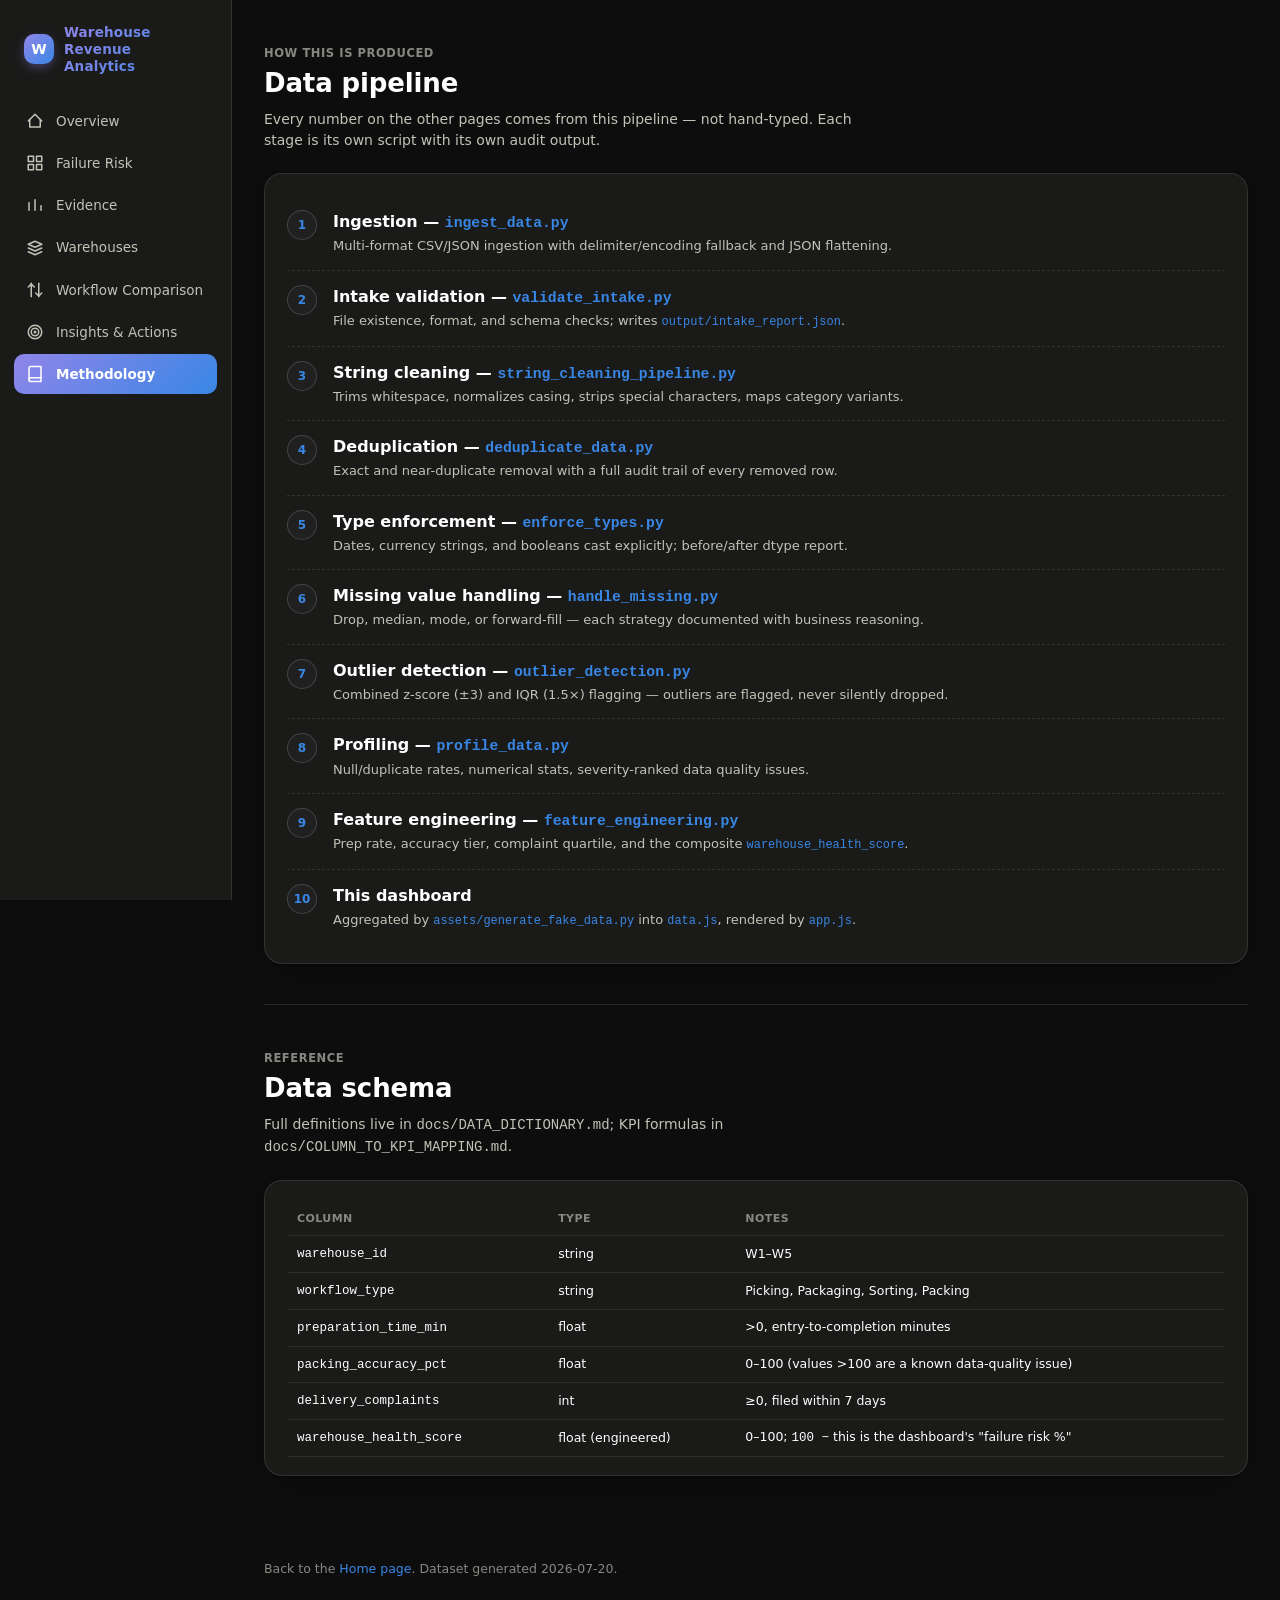
<file: frontend/methodology.html>
<!doctype html>
<html lang="en">
<head>
<meta charset="utf-8" />
<meta name="viewport" content="width=device-width, initial-scale=1" />
<title>Methodology — Warehouse Revenue Analytics</title>
<link rel="stylesheet" href="styles.css" />
</head>
<body>

<div id="tooltip"></div>

<div class="app-shell">
<aside class="sidebar">
  <div class="brand">
    <span class="brand-mark">W</span>
    <span class="brand-name">Warehouse Revenue Analytics</span>
  </div>
  <nav class="sidebar-nav">
      <a href="index.html"><svg viewBox="0 0 24 24" fill="none" stroke="currentColor" stroke-width="2" stroke-linecap="round" stroke-linejoin="round"><path d="M3 12l9-9 9 9"/><path d="M5 10v10h14V10"/></svg><span class="side-label">Overview</span></a>
      <a href="failure-risk.html"><svg viewBox="0 0 24 24" fill="none" stroke="currentColor" stroke-width="2" stroke-linecap="round" stroke-linejoin="round"><rect x="3" y="3" width="7" height="7"/><rect x="14" y="3" width="7" height="7"/><rect x="3" y="14" width="7" height="7"/><rect x="14" y="14" width="7" height="7"/></svg><span class="side-label">Failure Risk</span></a>
      <a href="evidence.html"><svg viewBox="0 0 24 24" fill="none" stroke="currentColor" stroke-width="2" stroke-linecap="round" stroke-linejoin="round"><path d="M4 19V9"/><path d="M12 19V5"/><path d="M20 19v-6"/></svg><span class="side-label">Evidence</span></a>
      <a href="warehouse.html"><svg viewBox="0 0 24 24" fill="none" stroke="currentColor" stroke-width="2" stroke-linecap="round" stroke-linejoin="round"><path d="M3 7l9-4 9 4-9 4-9-4z"/><path d="M3 12l9 4 9-4"/><path d="M3 17l9 4 9-4"/></svg><span class="side-label">Warehouses</span></a>
      <a href="workflow-comparison.html"><svg viewBox="0 0 24 24" fill="none" stroke="currentColor" stroke-width="2" stroke-linecap="round" stroke-linejoin="round"><path d="M7 3v18"/><path d="M17 3v18"/><path d="M3 8l4-4 4 4"/><path d="M21 16l-4 4-4-4"/></svg><span class="side-label">Workflow Comparison</span></a>
      <a href="insights-actions.html"><svg viewBox="0 0 24 24" fill="none" stroke="currentColor" stroke-width="2" stroke-linecap="round" stroke-linejoin="round"><circle cx="12" cy="12" r="9"/><circle cx="12" cy="12" r="5"/><circle cx="12" cy="12" r="1"/></svg><span class="side-label">Insights &amp; Actions</span></a>
      <a href="methodology.html"><svg viewBox="0 0 24 24" fill="none" stroke="currentColor" stroke-width="2" stroke-linecap="round" stroke-linejoin="round"><path d="M4 19.5A2.5 2.5 0 0 1 6.5 17H20"/><path d="M6.5 2H20v20H6.5A2.5 2.5 0 0 1 4 19.5v-15A2.5 2.5 0 0 1 6.5 2z"/></svg><span class="side-label">Methodology</span></a>
  </nav>
</aside>
<div class="page-main">
<main class="container">

  <section style="border-top: none; padding-top: 40px;">
    <div class="section-head">
      <div>
        <span class="section-tag">How this is produced</span>
        <h2 style="font-size: 26px;">Data pipeline</h2>
        <p>Every number on the other pages comes from this pipeline — not hand-typed. Each stage is its own script with its own audit output.</p>
      </div>
    </div>
    <div class="chart-card">
      <ol class="method-list">
        <li>
          <div><div class="stage-name">Ingestion — <code>ingest_data.py</code></div><div class="stage-detail">Multi-format CSV/JSON ingestion with delimiter/encoding fallback and JSON flattening.</div></div>
        </li>
        <li>
          <div><div class="stage-name">Intake validation — <code>validate_intake.py</code></div><div class="stage-detail">File existence, format, and schema checks; writes <code>output/intake_report.json</code>.</div></div>
        </li>
        <li>
          <div><div class="stage-name">String cleaning — <code>string_cleaning_pipeline.py</code></div><div class="stage-detail">Trims whitespace, normalizes casing, strips special characters, maps category variants.</div></div>
        </li>
        <li>
          <div><div class="stage-name">Deduplication — <code>deduplicate_data.py</code></div><div class="stage-detail">Exact and near-duplicate removal with a full audit trail of every removed row.</div></div>
        </li>
        <li>
          <div><div class="stage-name">Type enforcement — <code>enforce_types.py</code></div><div class="stage-detail">Dates, currency strings, and booleans cast explicitly; before/after dtype report.</div></div>
        </li>
        <li>
          <div><div class="stage-name">Missing value handling — <code>handle_missing.py</code></div><div class="stage-detail">Drop, median, mode, or forward-fill — each strategy documented with business reasoning.</div></div>
        </li>
        <li>
          <div><div class="stage-name">Outlier detection — <code>outlier_detection.py</code></div><div class="stage-detail">Combined z-score (±3) and IQR (1.5×) flagging — outliers are flagged, never silently dropped.</div></div>
        </li>
        <li>
          <div><div class="stage-name">Profiling — <code>profile_data.py</code></div><div class="stage-detail">Null/duplicate rates, numerical stats, severity-ranked data quality issues.</div></div>
        </li>
        <li>
          <div><div class="stage-name">Feature engineering — <code>feature_engineering.py</code></div><div class="stage-detail">Prep rate, accuracy tier, complaint quartile, and the composite <code>warehouse_health_score</code>.</div></div>
        </li>
        <li>
          <div><div class="stage-name">This dashboard</div><div class="stage-detail">Aggregated by <code>assets/generate_fake_data.py</code> into <code>data.js</code>, rendered by <code>app.js</code>.</div></div>
        </li>
      </ol>
    </div>
  </section>

  <section>
    <div class="section-head">
      <div>
        <span class="section-tag">Reference</span>
        <h2 style="font-size: 26px;">Data schema</h2>
        <p>Full definitions live in <code>docs/DATA_DICTIONARY.md</code>; KPI formulas in <code>docs/COLUMN_TO_KPI_MAPPING.md</code>.</p>
      </div>
    </div>
    <div class="chart-card">
      <table class="data-table" style="margin-top: 0;">
        <thead><tr><th style="text-align:left;">Column</th><th style="text-align:left;">Type</th><th style="text-align:left;">Notes</th></tr></thead>
        <tbody>
          <tr><td style="text-align:left;"><code>warehouse_id</code></td><td style="text-align:left;">string</td><td style="text-align:left;">W1–W5</td></tr>
          <tr><td style="text-align:left;"><code>workflow_type</code></td><td style="text-align:left;">string</td><td style="text-align:left;">Picking, Packaging, Sorting, Packing</td></tr>
          <tr><td style="text-align:left;"><code>preparation_time_min</code></td><td style="text-align:left;">float</td><td style="text-align:left;">&gt;0, entry-to-completion minutes</td></tr>
          <tr><td style="text-align:left;"><code>packing_accuracy_pct</code></td><td style="text-align:left;">float</td><td style="text-align:left;">0–100 (values &gt;100 are a known data-quality issue)</td></tr>
          <tr><td style="text-align:left;"><code>delivery_complaints</code></td><td style="text-align:left;">int</td><td style="text-align:left;">≥0, filed within 7 days</td></tr>
          <tr><td style="text-align:left;"><code>warehouse_health_score</code></td><td style="text-align:left;">float (engineered)</td><td style="text-align:left;">0–100; <code>100 −</code> this is the dashboard's "failure risk %"</td></tr>
        </tbody>
      </table>
    </div>
  </section>

  <footer>
    <p>
      Back to the <a href="index.html">Home page</a>.
      Dataset generated <span id="footer-date"></span>.
    </p>
  </footer>

</main>
</div>
</div>

<script src="data.js"></script>
<script src="app.js"></script>
</body>
</html>
</file>
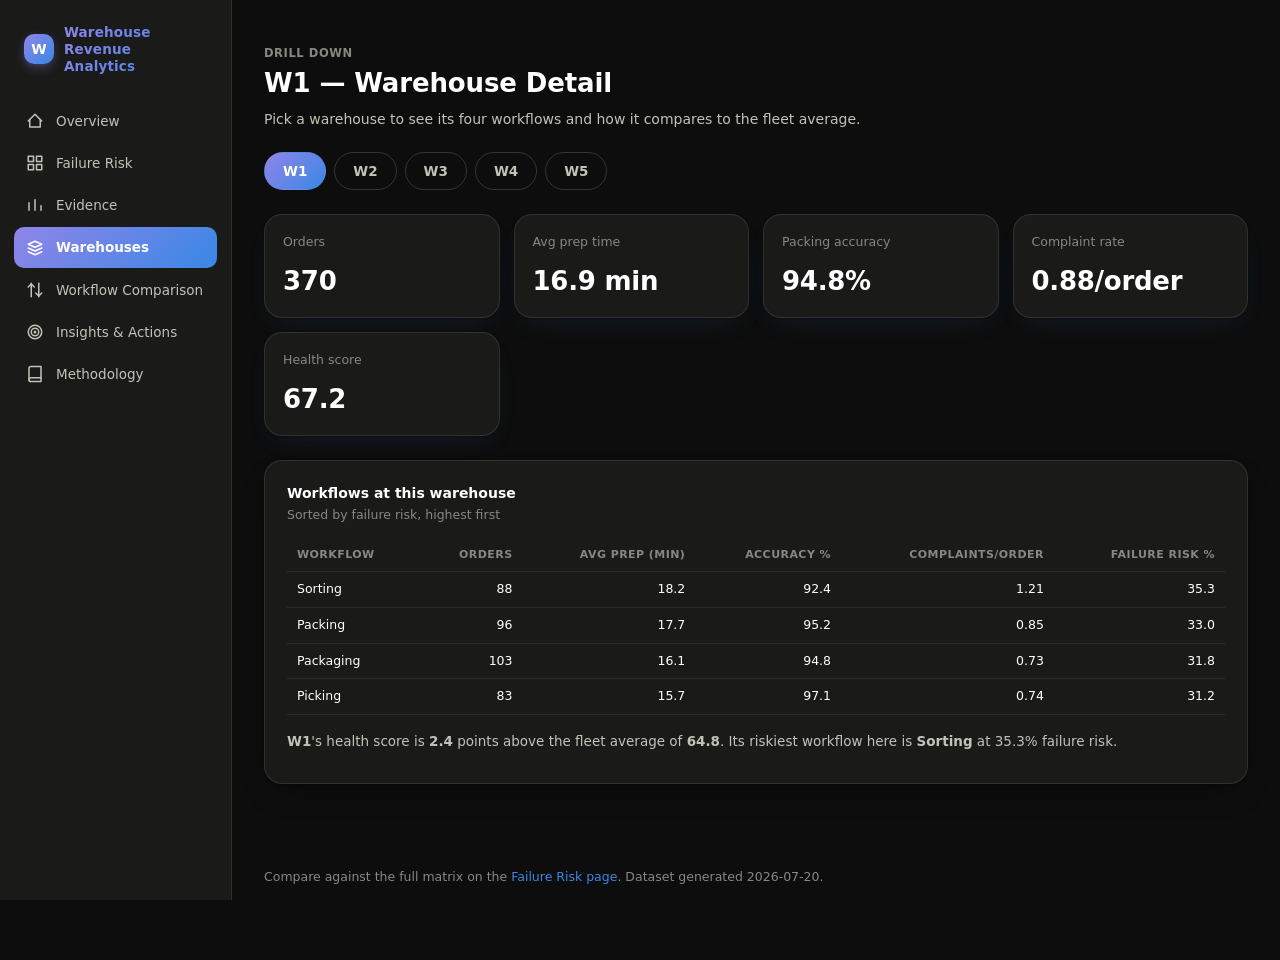
<file: frontend/warehouse.html>
<!doctype html>
<html lang="en">
<head>
<meta charset="utf-8" />
<meta name="viewport" content="width=device-width, initial-scale=1" />
<title>Warehouse Detail — Warehouse Revenue Analytics</title>
<link rel="stylesheet" href="styles.css" />
</head>
<body>

<div id="tooltip"></div>

<div class="app-shell">
<aside class="sidebar">
  <div class="brand">
    <span class="brand-mark">W</span>
    <span class="brand-name">Warehouse Revenue Analytics</span>
  </div>
  <nav class="sidebar-nav">
      <a href="index.html"><svg viewBox="0 0 24 24" fill="none" stroke="currentColor" stroke-width="2" stroke-linecap="round" stroke-linejoin="round"><path d="M3 12l9-9 9 9"/><path d="M5 10v10h14V10"/></svg><span class="side-label">Overview</span></a>
      <a href="failure-risk.html"><svg viewBox="0 0 24 24" fill="none" stroke="currentColor" stroke-width="2" stroke-linecap="round" stroke-linejoin="round"><rect x="3" y="3" width="7" height="7"/><rect x="14" y="3" width="7" height="7"/><rect x="3" y="14" width="7" height="7"/><rect x="14" y="14" width="7" height="7"/></svg><span class="side-label">Failure Risk</span></a>
      <a href="evidence.html"><svg viewBox="0 0 24 24" fill="none" stroke="currentColor" stroke-width="2" stroke-linecap="round" stroke-linejoin="round"><path d="M4 19V9"/><path d="M12 19V5"/><path d="M20 19v-6"/></svg><span class="side-label">Evidence</span></a>
      <a href="warehouse.html"><svg viewBox="0 0 24 24" fill="none" stroke="currentColor" stroke-width="2" stroke-linecap="round" stroke-linejoin="round"><path d="M3 7l9-4 9 4-9 4-9-4z"/><path d="M3 12l9 4 9-4"/><path d="M3 17l9 4 9-4"/></svg><span class="side-label">Warehouses</span></a>
      <a href="workflow-comparison.html"><svg viewBox="0 0 24 24" fill="none" stroke="currentColor" stroke-width="2" stroke-linecap="round" stroke-linejoin="round"><path d="M7 3v18"/><path d="M17 3v18"/><path d="M3 8l4-4 4 4"/><path d="M21 16l-4 4-4-4"/></svg><span class="side-label">Workflow Comparison</span></a>
      <a href="insights-actions.html"><svg viewBox="0 0 24 24" fill="none" stroke="currentColor" stroke-width="2" stroke-linecap="round" stroke-linejoin="round"><circle cx="12" cy="12" r="9"/><circle cx="12" cy="12" r="5"/><circle cx="12" cy="12" r="1"/></svg><span class="side-label">Insights &amp; Actions</span></a>
      <a href="methodology.html"><svg viewBox="0 0 24 24" fill="none" stroke="currentColor" stroke-width="2" stroke-linecap="round" stroke-linejoin="round"><path d="M4 19.5A2.5 2.5 0 0 1 6.5 17H20"/><path d="M6.5 2H20v20H6.5A2.5 2.5 0 0 1 4 19.5v-15A2.5 2.5 0 0 1 6.5 2z"/></svg><span class="side-label">Methodology</span></a>
  </nav>
</aside>
<div class="page-main">
<main class="container">

  <section style="border-top: none; padding-top: 40px;">
    <div class="section-head">
      <div>
        <span class="section-tag">Drill down</span>
        <h2 id="warehouse-heading" style="font-size: 26px;">Warehouse Detail</h2>
        <p>Pick a warehouse to see its four workflows and how it compares to the fleet average.</p>
      </div>
    </div>

    <div class="wh-tabs" id="warehouse-tabs"></div>

    <div class="kpi-grid" id="warehouse-kpis" style="margin-bottom: 24px;"></div>

    <div class="chart-card">
      <p class="chart-title">Workflows at this warehouse</p>
      <p class="chart-subtitle">Sorted by failure risk, highest first</p>
      <table class="data-table" id="warehouse-workflow-table">
        <thead>
          <tr><th>Workflow</th><th>Orders</th><th>Avg prep (min)</th><th>Accuracy %</th><th>Complaints/order</th><th>Failure risk %</th></tr>
        </thead>
        <tbody></tbody>
      </table>
      <p class="wh-compare" id="warehouse-comparison"></p>
    </div>
  </section>

  <footer>
    <p>
      Compare against the full matrix on the <a href="failure-risk.html">Failure Risk page</a>.
      Dataset generated <span id="footer-date"></span>.
    </p>
  </footer>

</main>
</div>
</div>

<script src="data.js"></script>
<script src="app.js"></script>
</body>
</html>
</file>
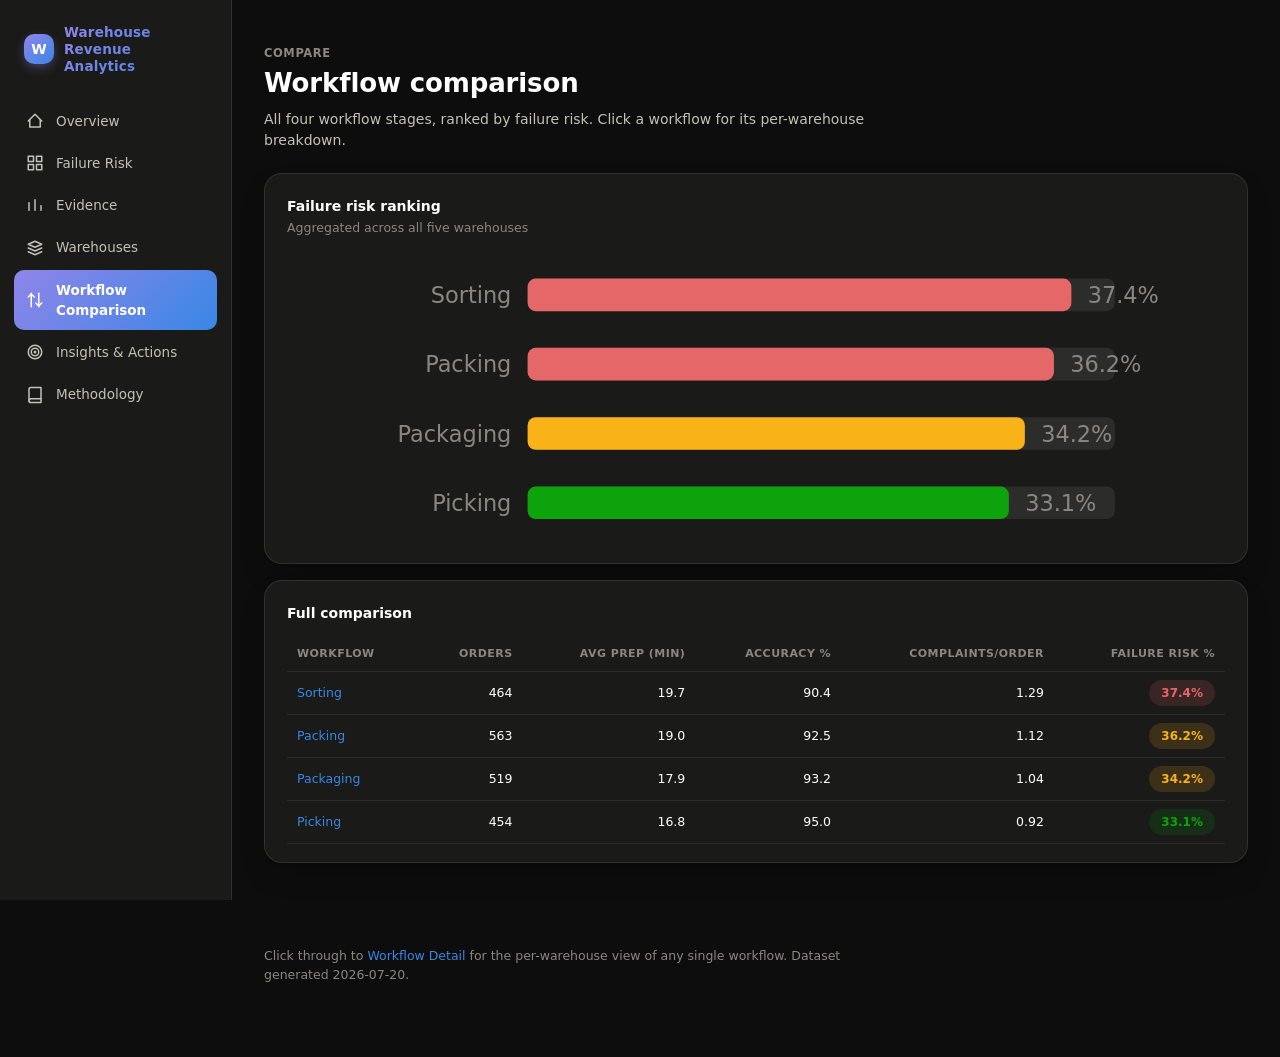
<file: frontend/workflow-comparison.html>
<!doctype html>
<html lang="en">
<head>
<meta charset="utf-8" />
<meta name="viewport" content="width=device-width, initial-scale=1" />
<title>Workflow Comparison — Warehouse Revenue Analytics</title>
<link rel="stylesheet" href="styles.css" />
</head>
<body>

<div id="tooltip"></div>

<div class="app-shell">
<aside class="sidebar">
  <div class="brand">
    <span class="brand-mark">W</span>
    <span class="brand-name">Warehouse Revenue Analytics</span>
  </div>
  <nav class="sidebar-nav">
      <a href="index.html"><svg viewBox="0 0 24 24" fill="none" stroke="currentColor" stroke-width="2" stroke-linecap="round" stroke-linejoin="round"><path d="M3 12l9-9 9 9"/><path d="M5 10v10h14V10"/></svg><span class="side-label">Overview</span></a>
      <a href="failure-risk.html"><svg viewBox="0 0 24 24" fill="none" stroke="currentColor" stroke-width="2" stroke-linecap="round" stroke-linejoin="round"><rect x="3" y="3" width="7" height="7"/><rect x="14" y="3" width="7" height="7"/><rect x="3" y="14" width="7" height="7"/><rect x="14" y="14" width="7" height="7"/></svg><span class="side-label">Failure Risk</span></a>
      <a href="evidence.html"><svg viewBox="0 0 24 24" fill="none" stroke="currentColor" stroke-width="2" stroke-linecap="round" stroke-linejoin="round"><path d="M4 19V9"/><path d="M12 19V5"/><path d="M20 19v-6"/></svg><span class="side-label">Evidence</span></a>
      <a href="warehouse.html"><svg viewBox="0 0 24 24" fill="none" stroke="currentColor" stroke-width="2" stroke-linecap="round" stroke-linejoin="round"><path d="M3 7l9-4 9 4-9 4-9-4z"/><path d="M3 12l9 4 9-4"/><path d="M3 17l9 4 9-4"/></svg><span class="side-label">Warehouses</span></a>
      <a href="workflow-comparison.html"><svg viewBox="0 0 24 24" fill="none" stroke="currentColor" stroke-width="2" stroke-linecap="round" stroke-linejoin="round"><path d="M7 3v18"/><path d="M17 3v18"/><path d="M3 8l4-4 4 4"/><path d="M21 16l-4 4-4-4"/></svg><span class="side-label">Workflow Comparison</span></a>
      <a href="insights-actions.html"><svg viewBox="0 0 24 24" fill="none" stroke="currentColor" stroke-width="2" stroke-linecap="round" stroke-linejoin="round"><circle cx="12" cy="12" r="9"/><circle cx="12" cy="12" r="5"/><circle cx="12" cy="12" r="1"/></svg><span class="side-label">Insights &amp; Actions</span></a>
      <a href="methodology.html"><svg viewBox="0 0 24 24" fill="none" stroke="currentColor" stroke-width="2" stroke-linecap="round" stroke-linejoin="round"><path d="M4 19.5A2.5 2.5 0 0 1 6.5 17H20"/><path d="M6.5 2H20v20H6.5A2.5 2.5 0 0 1 4 19.5v-15A2.5 2.5 0 0 1 6.5 2z"/></svg><span class="side-label">Methodology</span></a>
  </nav>
</aside>
<div class="page-main">
<main class="container">

  <section style="border-top: none; padding-top: 40px;">
    <div class="section-head">
      <div>
        <span class="section-tag">Compare</span>
        <h2 style="font-size: 26px;">Workflow comparison</h2>
        <p>All four workflow stages, ranked by failure risk. Click a workflow for its per-warehouse breakdown.</p>
      </div>
    </div>

    <div class="chart-card" style="margin-bottom: 16px;">
      <p class="chart-title">Failure risk ranking</p>
      <p class="chart-subtitle">Aggregated across all five warehouses</p>
      <div id="chart-workflow-ranking"></div>
    </div>

    <div class="chart-card">
      <p class="chart-title">Full comparison</p>
      <table class="data-table" id="workflow-comparison-table">
        <thead>
          <tr><th>Workflow</th><th>Orders</th><th>Avg prep (min)</th><th>Accuracy %</th><th>Complaints/order</th><th>Failure risk %</th></tr>
        </thead>
        <tbody></tbody>
      </table>
    </div>
  </section>

  <footer>
    <p>
      Click through to <a href="workflow.html">Workflow Detail</a> for the per-warehouse view of any single workflow.
      Dataset generated <span id="footer-date"></span>.
    </p>
  </footer>

</main>
</div>
</div>

<script src="data.js"></script>
<script src="app.js"></script>
</body>
</html>
</file>
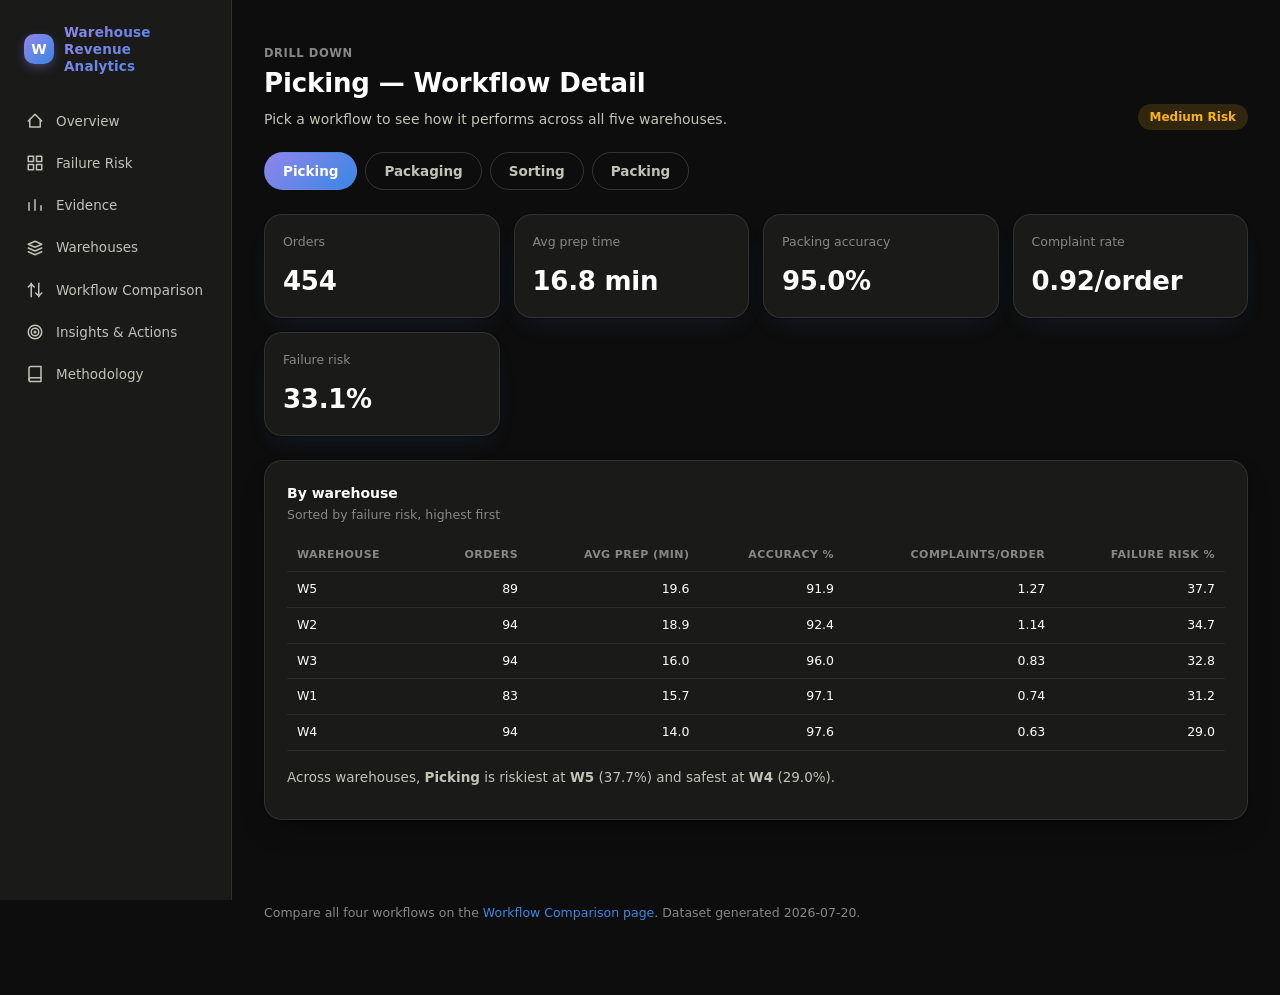
<file: frontend/workflow.html>
<!doctype html>
<html lang="en">
<head>
<meta charset="utf-8" />
<meta name="viewport" content="width=device-width, initial-scale=1" />
<title>Workflow Detail — Warehouse Revenue Analytics</title>
<link rel="stylesheet" href="styles.css" />
</head>
<body>

<div id="tooltip"></div>

<div class="app-shell">
<aside class="sidebar">
  <div class="brand">
    <span class="brand-mark">W</span>
    <span class="brand-name">Warehouse Revenue Analytics</span>
  </div>
  <nav class="sidebar-nav">
      <a href="index.html"><svg viewBox="0 0 24 24" fill="none" stroke="currentColor" stroke-width="2" stroke-linecap="round" stroke-linejoin="round"><path d="M3 12l9-9 9 9"/><path d="M5 10v10h14V10"/></svg><span class="side-label">Overview</span></a>
      <a href="failure-risk.html"><svg viewBox="0 0 24 24" fill="none" stroke="currentColor" stroke-width="2" stroke-linecap="round" stroke-linejoin="round"><rect x="3" y="3" width="7" height="7"/><rect x="14" y="3" width="7" height="7"/><rect x="3" y="14" width="7" height="7"/><rect x="14" y="14" width="7" height="7"/></svg><span class="side-label">Failure Risk</span></a>
      <a href="evidence.html"><svg viewBox="0 0 24 24" fill="none" stroke="currentColor" stroke-width="2" stroke-linecap="round" stroke-linejoin="round"><path d="M4 19V9"/><path d="M12 19V5"/><path d="M20 19v-6"/></svg><span class="side-label">Evidence</span></a>
      <a href="warehouse.html"><svg viewBox="0 0 24 24" fill="none" stroke="currentColor" stroke-width="2" stroke-linecap="round" stroke-linejoin="round"><path d="M3 7l9-4 9 4-9 4-9-4z"/><path d="M3 12l9 4 9-4"/><path d="M3 17l9 4 9-4"/></svg><span class="side-label">Warehouses</span></a>
      <a href="workflow-comparison.html"><svg viewBox="0 0 24 24" fill="none" stroke="currentColor" stroke-width="2" stroke-linecap="round" stroke-linejoin="round"><path d="M7 3v18"/><path d="M17 3v18"/><path d="M3 8l4-4 4 4"/><path d="M21 16l-4 4-4-4"/></svg><span class="side-label">Workflow Comparison</span></a>
      <a href="insights-actions.html"><svg viewBox="0 0 24 24" fill="none" stroke="currentColor" stroke-width="2" stroke-linecap="round" stroke-linejoin="round"><circle cx="12" cy="12" r="9"/><circle cx="12" cy="12" r="5"/><circle cx="12" cy="12" r="1"/></svg><span class="side-label">Insights &amp; Actions</span></a>
      <a href="methodology.html"><svg viewBox="0 0 24 24" fill="none" stroke="currentColor" stroke-width="2" stroke-linecap="round" stroke-linejoin="round"><path d="M4 19.5A2.5 2.5 0 0 1 6.5 17H20"/><path d="M6.5 2H20v20H6.5A2.5 2.5 0 0 1 4 19.5v-15A2.5 2.5 0 0 1 6.5 2z"/></svg><span class="side-label">Methodology</span></a>
  </nav>
</aside>
<div class="page-main">
<main class="container">

  <section style="border-top: none; padding-top: 40px;">
    <div class="section-head">
      <div>
        <span class="section-tag">Drill down</span>
        <h2 id="workflow-heading" style="font-size: 26px;">Workflow Detail</h2>
        <p>Pick a workflow to see how it performs across all five warehouses.</p>
      </div>
      <div id="workflow-risk-badge"></div>
    </div>

    <div class="wh-tabs" id="workflow-tabs"></div>

    <div class="kpi-grid" id="workflow-kpis" style="margin-bottom: 24px;"></div>

    <div class="chart-card">
      <p class="chart-title">By warehouse</p>
      <p class="chart-subtitle">Sorted by failure risk, highest first</p>
      <table class="data-table" id="workflow-warehouse-table">
        <thead>
          <tr><th>Warehouse</th><th>Orders</th><th>Avg prep (min)</th><th>Accuracy %</th><th>Complaints/order</th><th>Failure risk %</th></tr>
        </thead>
        <tbody></tbody>
      </table>
      <p class="wh-compare" id="workflow-comparison-note"></p>
    </div>
  </section>

  <footer>
    <p>
      Compare all four workflows on the <a href="workflow-comparison.html">Workflow Comparison page</a>.
      Dataset generated <span id="footer-date"></span>.
    </p>
  </footer>

</main>
</div>
</div>

<script src="data.js"></script>
<script src="app.js"></script>
</body>
</html>
</file>
<file: frontend/styles.css>
:root {
  color-scheme: dark;
  --page-plane: #0d0d0d;
  --surface-1: #1a1a19;
  --surface-2: #202020;
  --text-primary: #ffffff;
  --text-secondary: #c3c2b7;
  --text-muted: #898781;
  --gridline: #2c2c2a;
  --baseline: #383835;
  --border: rgba(255, 255, 255, 0.10);
  --border-strong: rgba(255, 255, 255, 0.16);

  --good: #0ca30c;
  --warning: #fab219;
  --serious: #ec835a;
  --critical: #e66767;

  --series-blue: #3987e5;
  --series-green: #008300;
  --series-magenta: #d55181;
  --series-yellow: #c98500;
  --series-violet: #9085e9;

  --seq-100: #cde2fb;
  --seq-250: #86b6ef;
  --seq-450: #2a78d6;
  --seq-600: #184f95;

  --brand-gradient: linear-gradient(135deg, var(--series-violet), var(--series-blue));

  --radius-sm: 6px;
  --radius-md: 10px;
  --radius-lg: 18px;

  --shadow-card: 0 1px 2px rgba(0, 0, 0, 0.3), 0 12px 28px -12px rgba(57, 135, 229, 0.16);
}

* {
  box-sizing: border-box;
}

html, body {
  margin: 0;
  padding: 0;
}

body {
  background: var(--page-plane);
  color: var(--text-primary);
  font-family: system-ui, -apple-system, "Segoe UI", sans-serif;
  line-height: 1.5;
  -webkit-font-smoothing: antialiased;
  overflow-x: hidden;
}

a { color: inherit; }

.app-shell {
  display: flex;
  align-items: flex-start;
  min-height: 100vh;
}

.container {
  max-width: 1080px;
  margin: 0 auto;
  padding: 0 32px;
}

.page-main {
  flex: 1;
  min-width: 0;
}

/* ---------- Sidebar ---------- */

.sidebar {
  flex: 0 0 232px;
  width: 232px;
  height: 100vh;
  position: sticky;
  top: 0;
  background: var(--surface-1);
  border-right: 1px solid var(--border);
  padding: 20px 14px;
  display: flex;
  flex-direction: column;
  gap: 22px;
  overflow-y: auto;
}

.brand {
  display: flex;
  align-items: center;
  gap: 10px;
  font-weight: 600;
  letter-spacing: 0.01em;
  padding: 4px 10px;
}

.brand-mark {
  width: 30px;
  height: 30px;
  border-radius: 10px;
  background: var(--brand-gradient);
  box-shadow: 0 4px 12px -2px rgba(144, 133, 233, 0.45);
  display: grid;
  place-items: center;
  font-size: 14px;
  font-weight: 800;
  color: #fff;
  flex: 0 0 auto;
}

.brand-name {
  background: var(--brand-gradient);
  -webkit-background-clip: text;
  background-clip: text;
  color: transparent;
  font-weight: 700;
  font-size: 13.5px;
  line-height: 1.25;
}

.sidebar-nav {
  display: flex;
  flex-direction: column;
  gap: 2px;
}

.sidebar-nav a {
  display: flex;
  align-items: center;
  gap: 12px;
  padding: 10px 12px;
  border-radius: 10px;
  text-decoration: none;
  color: var(--text-secondary);
  font-size: 13.5px;
}

.sidebar-nav a svg {
  width: 18px;
  height: 18px;
  flex: 0 0 auto;
}

.sidebar-nav a:hover {
  background: var(--surface-2);
  color: var(--text-primary);
}

.sidebar-nav a.active {
  background: var(--brand-gradient);
  color: #fff;
  font-weight: 600;
}

/* ---------- Warehouse tabs ---------- */

.wh-tabs {
  display: flex;
  gap: 8px;
  margin-bottom: 24px;
  flex-wrap: wrap;
}

.wh-tab {
  display: inline-block;
  padding: 8px 18px;
  border-radius: 999px;
  border: 1px solid var(--border-strong);
  color: var(--text-secondary);
  text-decoration: none;
  font-size: 13.5px;
  font-weight: 600;
  transition: border-color 0.12s ease, color 0.12s ease, background 0.12s ease;
}

.wh-tab:hover {
  color: var(--text-primary);
  border-color: var(--series-blue);
}

.wh-tab.active {
  background: var(--brand-gradient);
  border-color: transparent;
  color: #fff;
}

.wh-compare {
  margin-top: 16px;
  font-size: 13.5px;
  color: var(--text-secondary);
}

/* ---------- Home quick-links ---------- */

.quicklink-grid {
  display: grid;
  grid-template-columns: repeat(3, 1fr);
  gap: 16px;
}

.quicklink-card {
  background: var(--surface-1);
  border: 1px solid var(--border);
  border-radius: var(--radius-lg);
  box-shadow: var(--shadow-card);
  padding: 22px;
  text-decoration: none;
  color: var(--text-primary);
  display: block;
  transition: transform 0.15s ease, box-shadow 0.15s ease;
}

.quicklink-card:hover {
  transform: translateY(-2px);
  box-shadow: 0 1px 2px rgba(0, 0, 0, 0.3), 0 16px 32px -12px rgba(57, 135, 229, 0.24);
}

.quicklink-card .ql-tag {
  font-size: 11px;
  font-weight: 700;
  letter-spacing: 0.06em;
  text-transform: uppercase;
  color: var(--series-blue);
  margin-bottom: 8px;
}

.quicklink-card h3 {
  font-size: 16px;
  margin: 0 0 8px;
}

.quicklink-card p {
  font-size: 13px;
  color: var(--text-secondary);
  margin: 0;
}

@media (max-width: 900px) {
  .quicklink-grid { grid-template-columns: 1fr; }
}

/* ---------- Methodology page ---------- */

.method-list {
  list-style: none;
  padding: 0;
  margin: 0;
  counter-reset: stage;
}

.method-list li {
  counter-increment: stage;
  display: grid;
  grid-template-columns: 32px 1fr;
  gap: 14px;
  padding: 14px 0;
  border-top: 1px dashed var(--border);
}

.method-list li:first-child { border-top: none; }

.method-list li::before {
  content: counter(stage);
  width: 28px;
  height: 28px;
  border-radius: 50%;
  background: var(--surface-2);
  border: 1px solid var(--border-strong);
  display: flex;
  align-items: center;
  justify-content: center;
  font-size: 12px;
  font-weight: 700;
  color: var(--series-blue);
}

.method-list .stage-name {
  font-weight: 600;
  margin-bottom: 2px;
}

.method-list .stage-detail {
  font-size: 13px;
  color: var(--text-secondary);
}

.method-list code {
  font-family: ui-monospace, Consolas, monospace;
  font-size: 0.92em;
  color: var(--series-blue);
}

/* ---------- Hero ---------- */

.hero {
  padding: 56px 0 32px;
  position: relative;
  z-index: 1;
}

.hero::before {
  content: "";
  position: absolute;
  top: -60px;
  left: -32px;
  right: -32px;
  height: 460px;
  background:
    radial-gradient(ellipse 640px 320px at 22% 10%, rgba(144, 133, 233, 0.16), transparent 65%),
    radial-gradient(ellipse 560px 300px at 78% 0%, rgba(57, 135, 229, 0.12), transparent 60%);
  pointer-events: none;
  z-index: -1;
}

.eyebrow {
  display: inline-flex;
  align-items: center;
  gap: 8px;
  font-size: 12px;
  font-weight: 600;
  letter-spacing: 0.06em;
  text-transform: uppercase;
  color: var(--series-blue);
  background: rgba(57, 135, 229, 0.12);
  border: 1px solid rgba(57, 135, 229, 0.35);
  padding: 5px 12px;
  border-radius: 999px;
  margin-bottom: 18px;
}

.problem-quote {
  font-size: clamp(22px, 3.2vw, 30px);
  line-height: 1.32;
  margin: 0 0 16px;
  padding-left: 20px;
  border-left: 3px solid var(--series-blue);
  letter-spacing: -0.005em;
  max-width: 58ch;
  font-style: normal;
}

.hero-sub {
  color: var(--text-secondary);
  font-size: 15px;
  max-width: 62ch;
  margin: 0 0 22px;
}

.hero-meta {
  display: flex;
  flex-wrap: wrap;
  gap: 10px 22px;
  font-size: 13px;
  color: var(--text-muted);
  margin-bottom: 28px;
}

.hero-meta span b {
  color: var(--text-secondary);
  font-weight: 600;
  font-variant-numeric: tabular-nums;
}

/* ---------- Section shell ---------- */

section {
  padding: 40px 0;
  border-top: 1px solid var(--border);
}

.section-head {
  display: flex;
  align-items: flex-end;
  justify-content: space-between;
  gap: 24px;
  margin-bottom: 22px;
  flex-wrap: wrap;
}

.section-head h2 {
  font-size: 20px;
  margin: 0 0 6px;
  letter-spacing: -0.005em;
}

.section-head p {
  margin: 0;
  color: var(--text-secondary);
  font-size: 14px;
  max-width: 68ch;
}

.section-tag {
  font-size: 11.5px;
  font-weight: 600;
  letter-spacing: 0.05em;
  text-transform: uppercase;
  color: var(--text-muted);
}

/* ---------- KPI tiles ---------- */

.kpi-grid {
  display: grid;
  grid-template-columns: repeat(4, 1fr);
  gap: 14px;
}

.kpi-tile {
  background: var(--surface-1);
  border: 1px solid var(--border);
  border-radius: var(--radius-lg);
  padding: 18px 18px 16px;
  box-shadow: var(--shadow-card);
  transition: transform 0.15s ease, box-shadow 0.15s ease;
}

.kpi-tile:hover {
  transform: translateY(-2px);
  box-shadow: 0 1px 2px rgba(0, 0, 0, 0.3), 0 16px 32px -12px rgba(57, 135, 229, 0.24);
}

.kpi-label {
  font-size: 12.5px;
  color: var(--text-muted);
  margin-bottom: 10px;
}

.kpi-value {
  font-size: 26px;
  font-weight: 650;
  letter-spacing: -0.01em;
  font-variant-numeric: tabular-nums;
}

.kpi-caption {
  margin-top: 8px;
  font-size: 12.5px;
  color: var(--text-secondary);
}

.kpi-caption.good { color: var(--good); }
.kpi-caption.critical { color: var(--critical); }

/* ---------- Insight banner ---------- */

.answer-layout {
  display: grid;
  grid-template-columns: 2fr 1fr;
  gap: 16px;
  align-items: start;
}

.insight-col {
  display: flex;
  flex-direction: column;
  gap: 16px;
}

.insight-card {
  border-radius: var(--radius-lg);
  padding: 20px 22px;
  border: 1px solid var(--border);
  position: relative;
  overflow: hidden;
  box-shadow: 0 1px 2px rgba(0, 0, 0, 0.3), 0 12px 28px -14px rgba(0, 0, 0, 0.5);
}

.insight-card.risk {
  background: linear-gradient(160deg, rgba(230, 103, 103, 0.14), var(--surface-1) 60%);
  border-color: rgba(230, 103, 103, 0.35);
}

.insight-card.safe {
  background: linear-gradient(160deg, rgba(12, 163, 12, 0.12), var(--surface-1) 60%);
  border-color: rgba(12, 163, 12, 0.3);
}

.insight-tag {
  display: inline-flex;
  align-items: center;
  gap: 6px;
  font-size: 11.5px;
  font-weight: 700;
  letter-spacing: 0.05em;
  text-transform: uppercase;
  margin-bottom: 12px;
}

.insight-tag.risk { color: var(--critical); }
.insight-tag.safe { color: var(--good); }

.insight-dot {
  width: 8px;
  height: 8px;
  border-radius: 50%;
  display: inline-block;
}
.insight-dot.risk { background: var(--critical); }
.insight-dot.safe { background: var(--good); }

.insight-combo {
  font-size: 22px;
  font-weight: 650;
  margin-bottom: 10px;
}

.insight-stats {
  display: flex;
  gap: 20px;
  flex-wrap: wrap;
  font-size: 13px;
  color: var(--text-secondary);
}

.insight-stats b {
  color: var(--text-primary);
  font-variant-numeric: tabular-nums;
}

/* ---------- Chart cards ---------- */

.chart-card {
  background: var(--surface-1);
  border: 1px solid var(--border);
  border-radius: var(--radius-lg);
  box-shadow: 0 1px 2px rgba(0, 0, 0, 0.3), 0 14px 32px -16px rgba(0, 0, 0, 0.55);
  padding: 22px 22px 18px;
}

.chart-card + .chart-card {
  margin-top: 16px;
}

.chart-row {
  display: grid;
  grid-template-columns: 1fr 1fr;
  gap: 16px;
}

.chart-row-3 {
  display: grid;
  grid-template-columns: 1fr 1fr 1fr;
  gap: 16px;
}

.chart-title {
  font-size: 14px;
  font-weight: 600;
  margin: 0 0 2px;
}

.chart-subtitle {
  font-size: 12.5px;
  color: var(--text-muted);
  margin: 0 0 14px;
}

.legend {
  display: flex;
  flex-wrap: wrap;
  gap: 14px;
  font-size: 12.5px;
  color: var(--text-secondary);
  margin-top: 12px;
}

.legend-item {
  display: inline-flex;
  align-items: center;
  gap: 6px;
}

.legend-swatch {
  width: 10px;
  height: 10px;
  border-radius: 3px;
  display: inline-block;
}

/* ---------- SVG chart primitives ---------- */

svg.chart {
  width: 100%;
  height: auto;
  display: block;
  overflow: visible;
}

.axis-label {
  fill: var(--text-muted);
  font-size: 11px;
}

.grid-line {
  stroke: var(--gridline);
  stroke-width: 1;
}

.baseline {
  stroke: var(--baseline);
  stroke-width: 1;
}

.bar-mark {
  fill: var(--series-blue);
}

.bar-mark:hover {
  filter: brightness(1.18);
}

.target-line {
  stroke: var(--text-muted);
  stroke-width: 1.5;
  stroke-dasharray: 4 4;
}

.heat-cell {
  stroke: var(--surface-1);
  stroke-width: 2;
  rx: 6;
}

.heat-cell:hover {
  stroke: var(--border-strong);
}

.heat-label {
  font-size: 12px;
  font-weight: 600;
  text-anchor: middle;
  dominant-baseline: middle;
  font-variant-numeric: tabular-nums;
  pointer-events: none;
}

/* ---------- Tooltip ---------- */

#tooltip {
  position: fixed;
  z-index: 100;
  pointer-events: none;
  background: #262624;
  border: 1px solid var(--border-strong);
  border-radius: var(--radius-sm);
  padding: 10px 12px;
  font-size: 12.5px;
  color: var(--text-primary);
  box-shadow: 0 8px 24px rgba(0, 0, 0, 0.4);
  opacity: 0;
  transition: opacity 0.08s ease;
  max-width: 240px;
}

#tooltip.visible { opacity: 1; }

#tooltip .tt-title {
  font-weight: 650;
  margin-bottom: 6px;
}

#tooltip .tt-row {
  display: flex;
  justify-content: space-between;
  gap: 16px;
  color: var(--text-secondary);
}

#tooltip .tt-row b {
  color: var(--text-primary);
  font-variant-numeric: tabular-nums;
}

/* ---------- Table view (accessibility) ---------- */

.table-toggle {
  background: transparent;
  border: 1px solid var(--border-strong);
  color: var(--text-secondary);
  font-size: 12px;
  padding: 6px 12px;
  border-radius: 999px;
  cursor: pointer;
}

.table-toggle:hover {
  color: var(--text-primary);
  border-color: var(--series-blue);
}

.data-table {
  width: 100%;
  border-collapse: collapse;
  font-size: 12.5px;
  margin-top: 14px;
}

.data-table th, .data-table td {
  text-align: right;
  padding: 8px 10px;
  border-bottom: 1px solid var(--gridline);
  font-variant-numeric: tabular-nums;
}

.data-table th:first-child, .data-table td:first-child {
  text-align: left;
  font-variant-numeric: normal;
}

.data-table th {
  color: var(--text-muted);
  font-weight: 600;
  font-size: 11px;
  text-transform: uppercase;
  letter-spacing: 0.04em;
}

.hidden { display: none !important; }

/* ---------- Risk badges ---------- */

.risk-badge {
  display: inline-block;
  padding: 4px 12px;
  border-radius: 999px;
  font-size: 12px;
  font-weight: 700;
}
.risk-badge.critical { background: rgba(230, 103, 103, 0.15); color: var(--critical); }
.risk-badge.warning { background: rgba(250, 178, 25, 0.15); color: var(--warning); }
.risk-badge.good { background: rgba(12, 163, 12, 0.15); color: var(--good); }

table.data-table a { color: var(--series-blue); text-decoration: none; }
table.data-table a:hover { text-decoration: underline; }

/* ---------- Dashboard chart grid ---------- */

.dashboard-grid {
  display: grid;
  grid-template-columns: 1fr 1fr;
  gap: 16px;
}

/* ---------- Action cards (Insights & Actions) ---------- */

.action-card {
  display: grid;
  grid-template-columns: 36px 1fr auto;
  align-items: center;
  gap: 16px;
  padding: 16px 4px;
  border-top: 1px dashed var(--border);
}
.action-card:first-child { border-top: none; }

.action-icon {
  width: 36px; height: 36px; border-radius: 10px;
  display: grid; place-items: center;
}
.action-icon svg { width: 18px; height: 18px; }
.action-icon.warning { background: rgba(250, 178, 25, 0.14); color: var(--warning); }
.action-icon.critical { background: rgba(230, 103, 103, 0.14); color: var(--critical); }
.action-icon.good { background: rgba(12, 163, 12, 0.14); color: var(--good); }

.action-title { font-weight: 600; font-size: 14px; margin-bottom: 4px; }
.action-detail { font-size: 12.5px; color: var(--text-secondary); max-width: 62ch; }

.action-link {
  font-size: 12.5px;
  font-weight: 600;
  color: var(--series-blue);
  text-decoration: none;
  white-space: nowrap;
}
.action-link:hover { text-decoration: underline; }

@media (max-width: 700px) {
  .action-card { grid-template-columns: 36px 1fr; }
  .action-link { grid-column: 2; }
  .dashboard-grid { grid-template-columns: 1fr; }
}

/* ---------- Footer ---------- */

footer {
  padding: 32px 0 60px;
  color: var(--text-muted);
  font-size: 12.5px;
}

footer p {
  max-width: 80ch;
}

footer a {
  color: var(--series-blue);
  text-decoration: none;
}
footer a:hover { text-decoration: underline; }

/* ---------- Responsive ---------- */

@media (max-width: 900px) {
  .kpi-grid { grid-template-columns: repeat(2, 1fr); }
  .answer-layout { grid-template-columns: 1fr; }
  .chart-row { grid-template-columns: 1fr; }
  .chart-row-3 { grid-template-columns: 1fr; }
  .dashboard-grid { grid-template-columns: 1fr; }
  .app-shell { flex-direction: column; }
  .sidebar {
    width: 100%;
    height: auto;
    position: sticky;
    flex-direction: row;
    align-items: center;
    overflow-x: auto;
    border-right: none;
    border-bottom: 1px solid var(--border);
  }
  .sidebar-nav { flex-direction: row; }
  .sidebar-nav a .side-label { display: none; }
}

@media (max-width: 560px) {
  .kpi-grid { grid-template-columns: 1fr; }
  .container { padding: 0 18px; }
}
</file>
